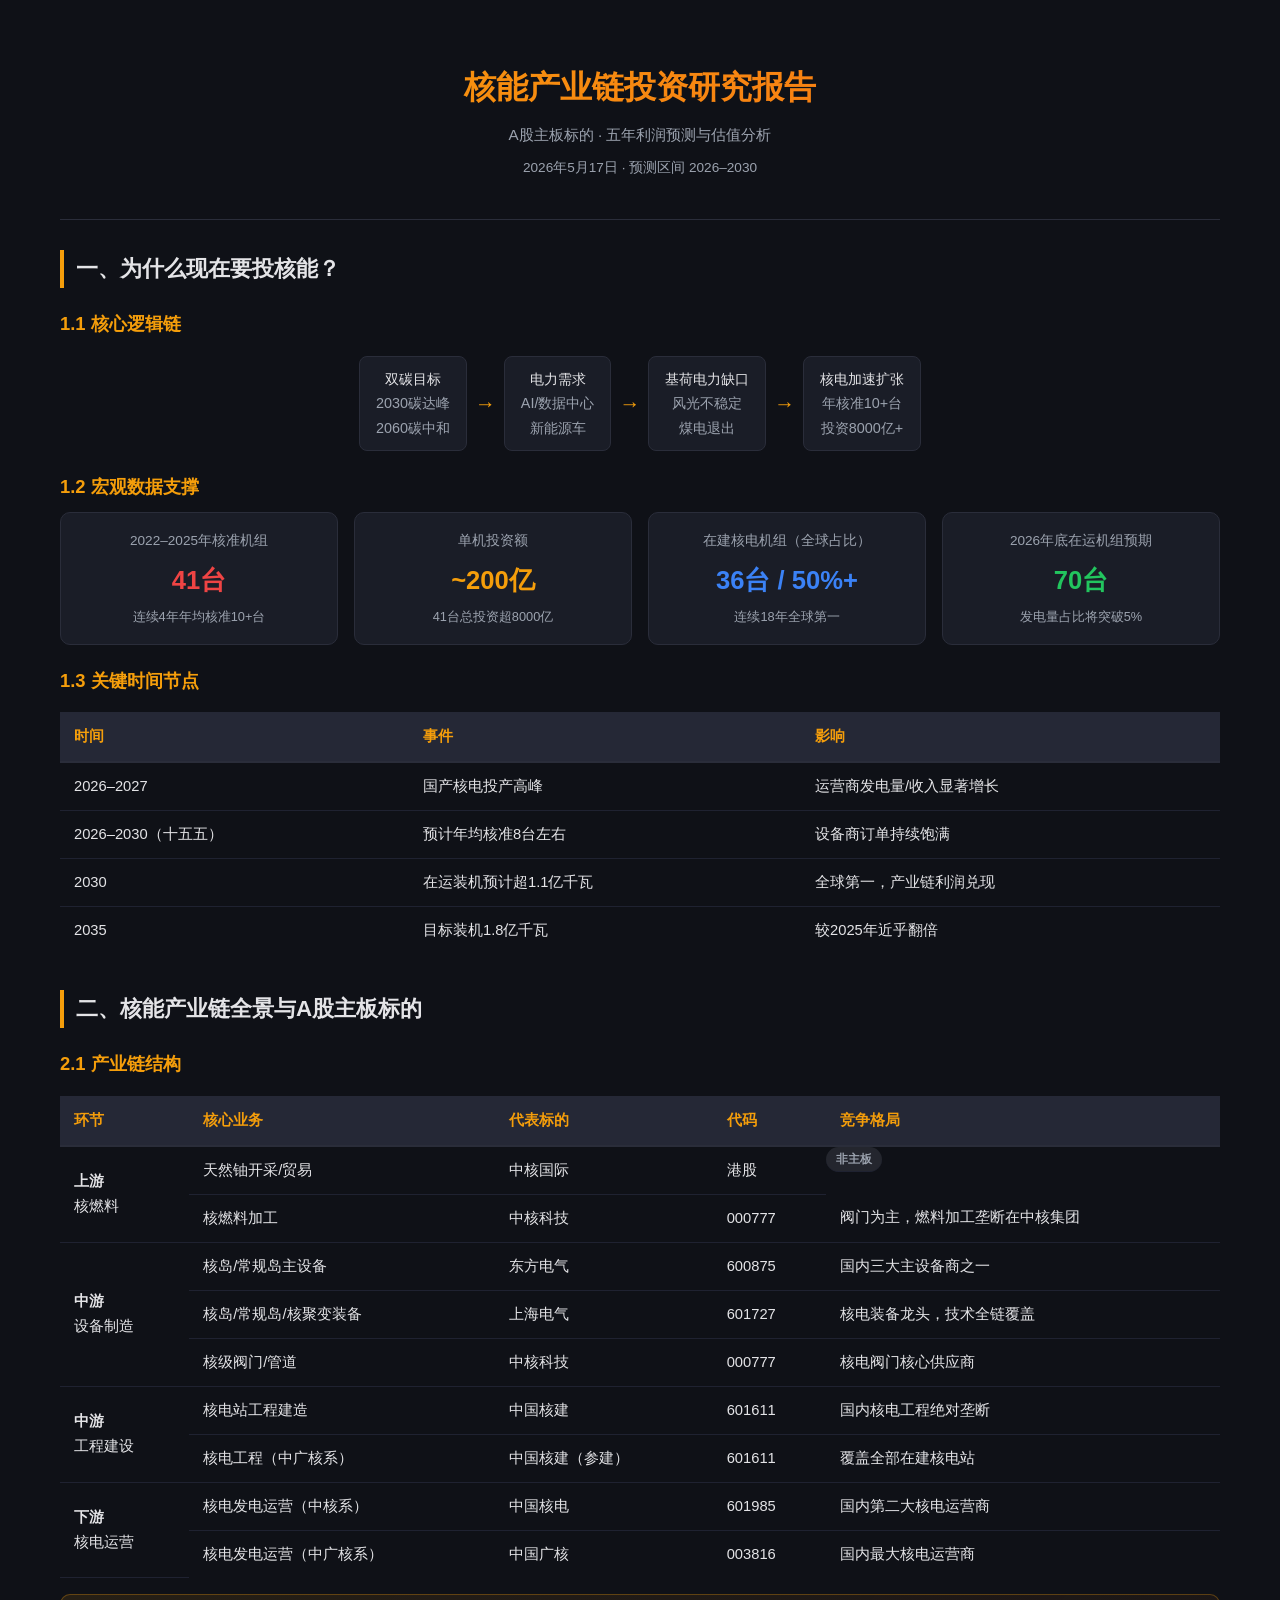
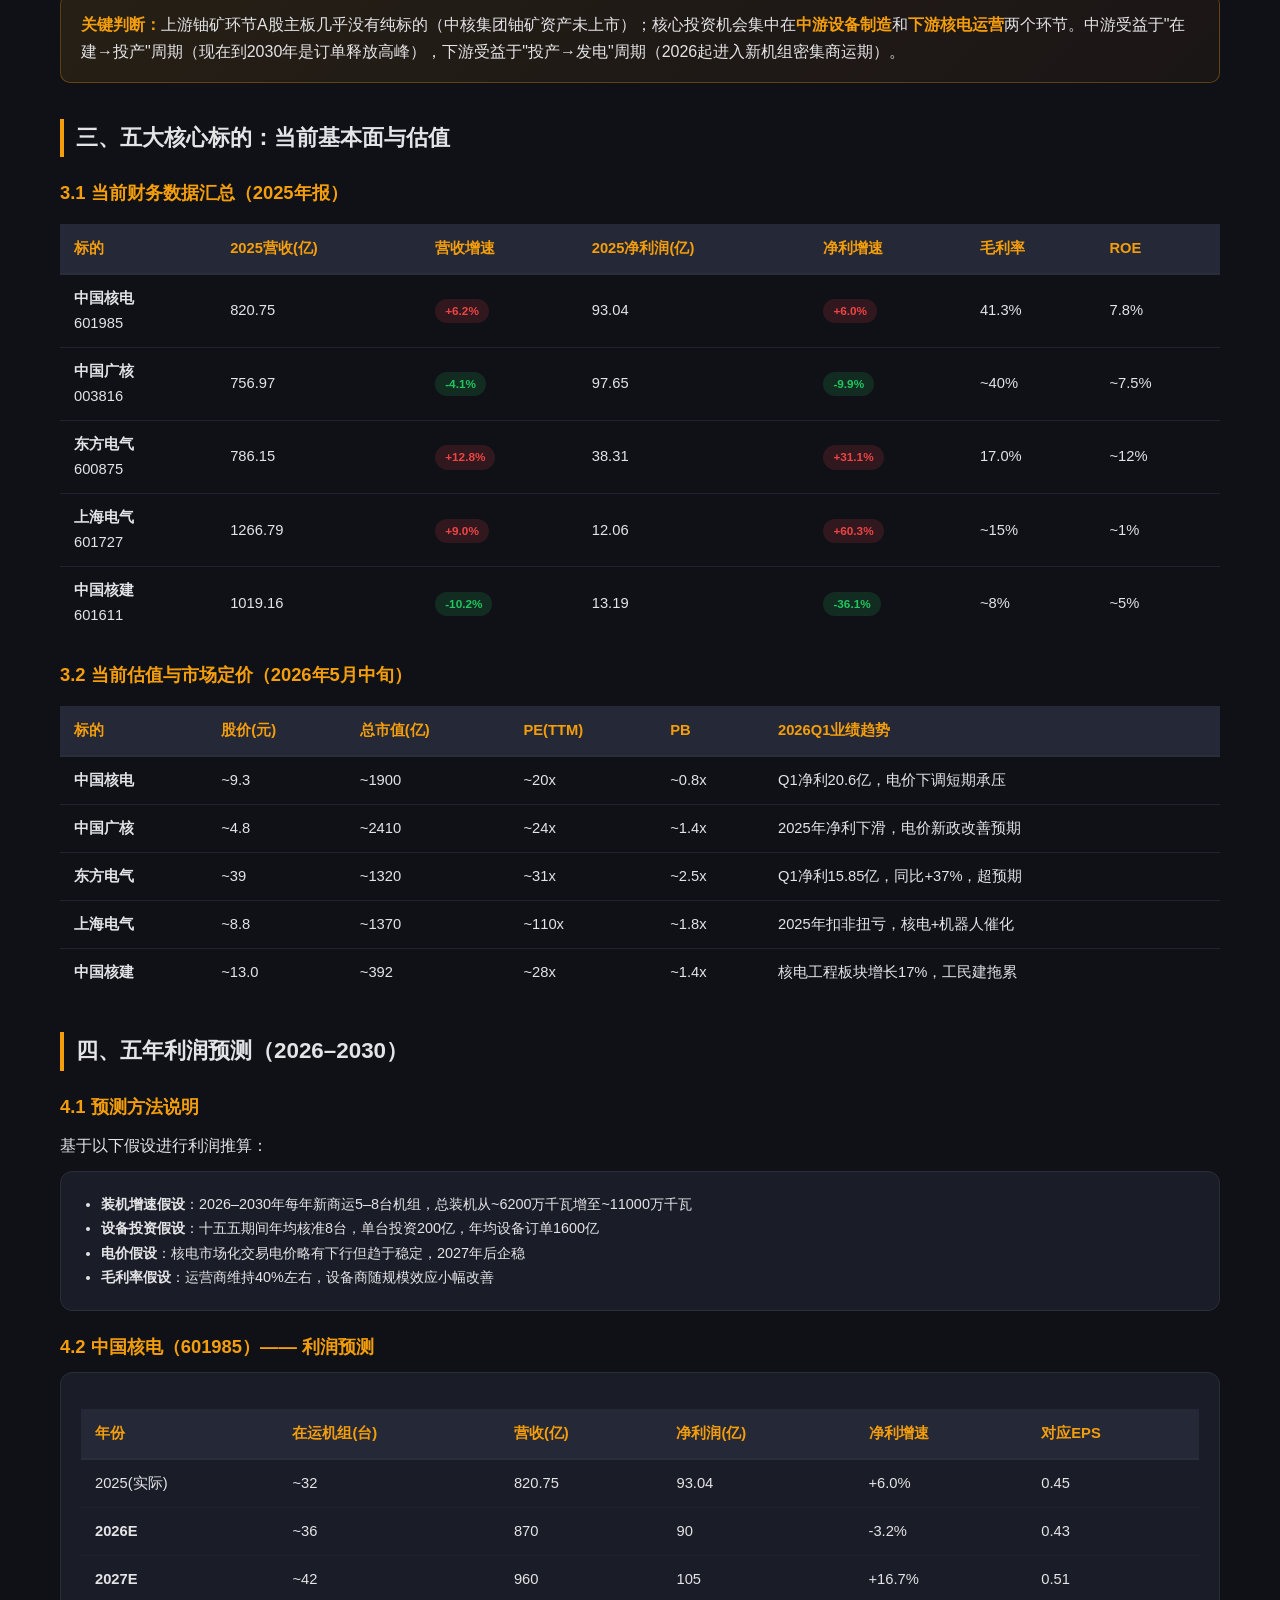
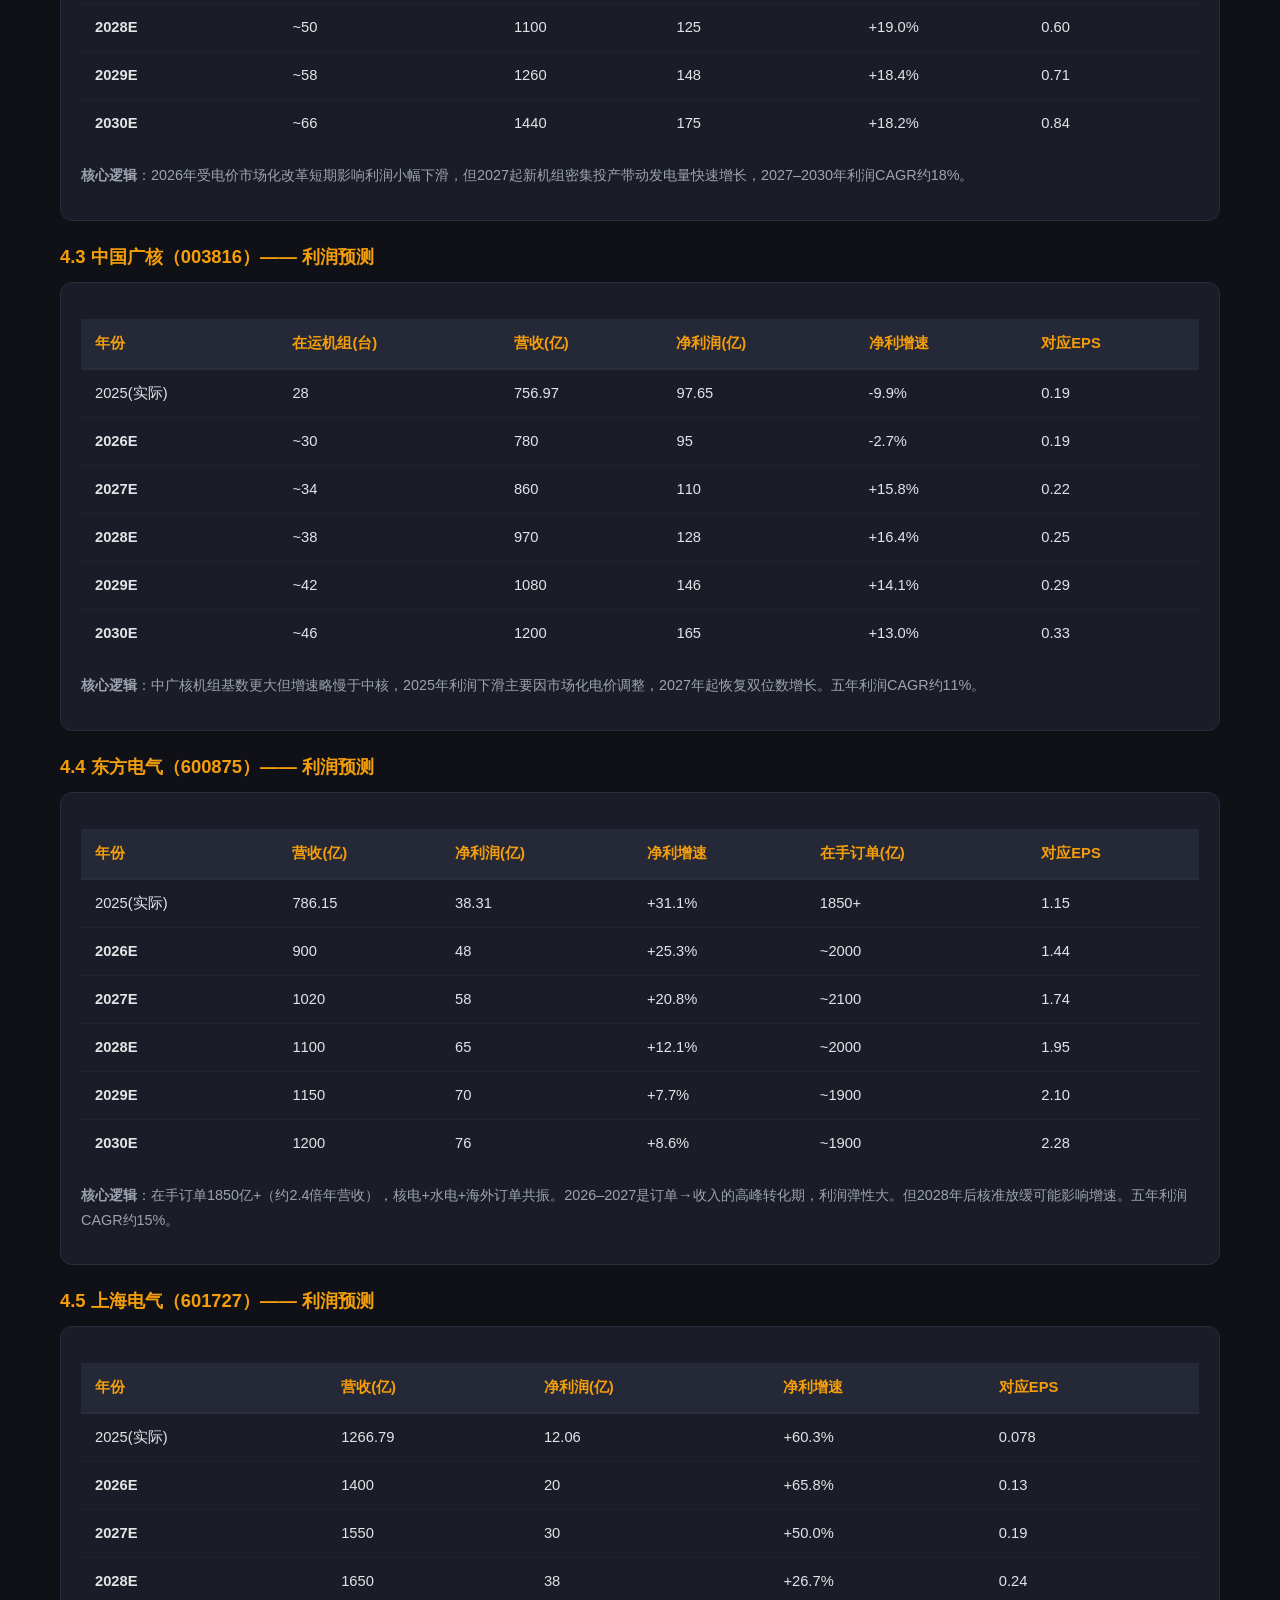
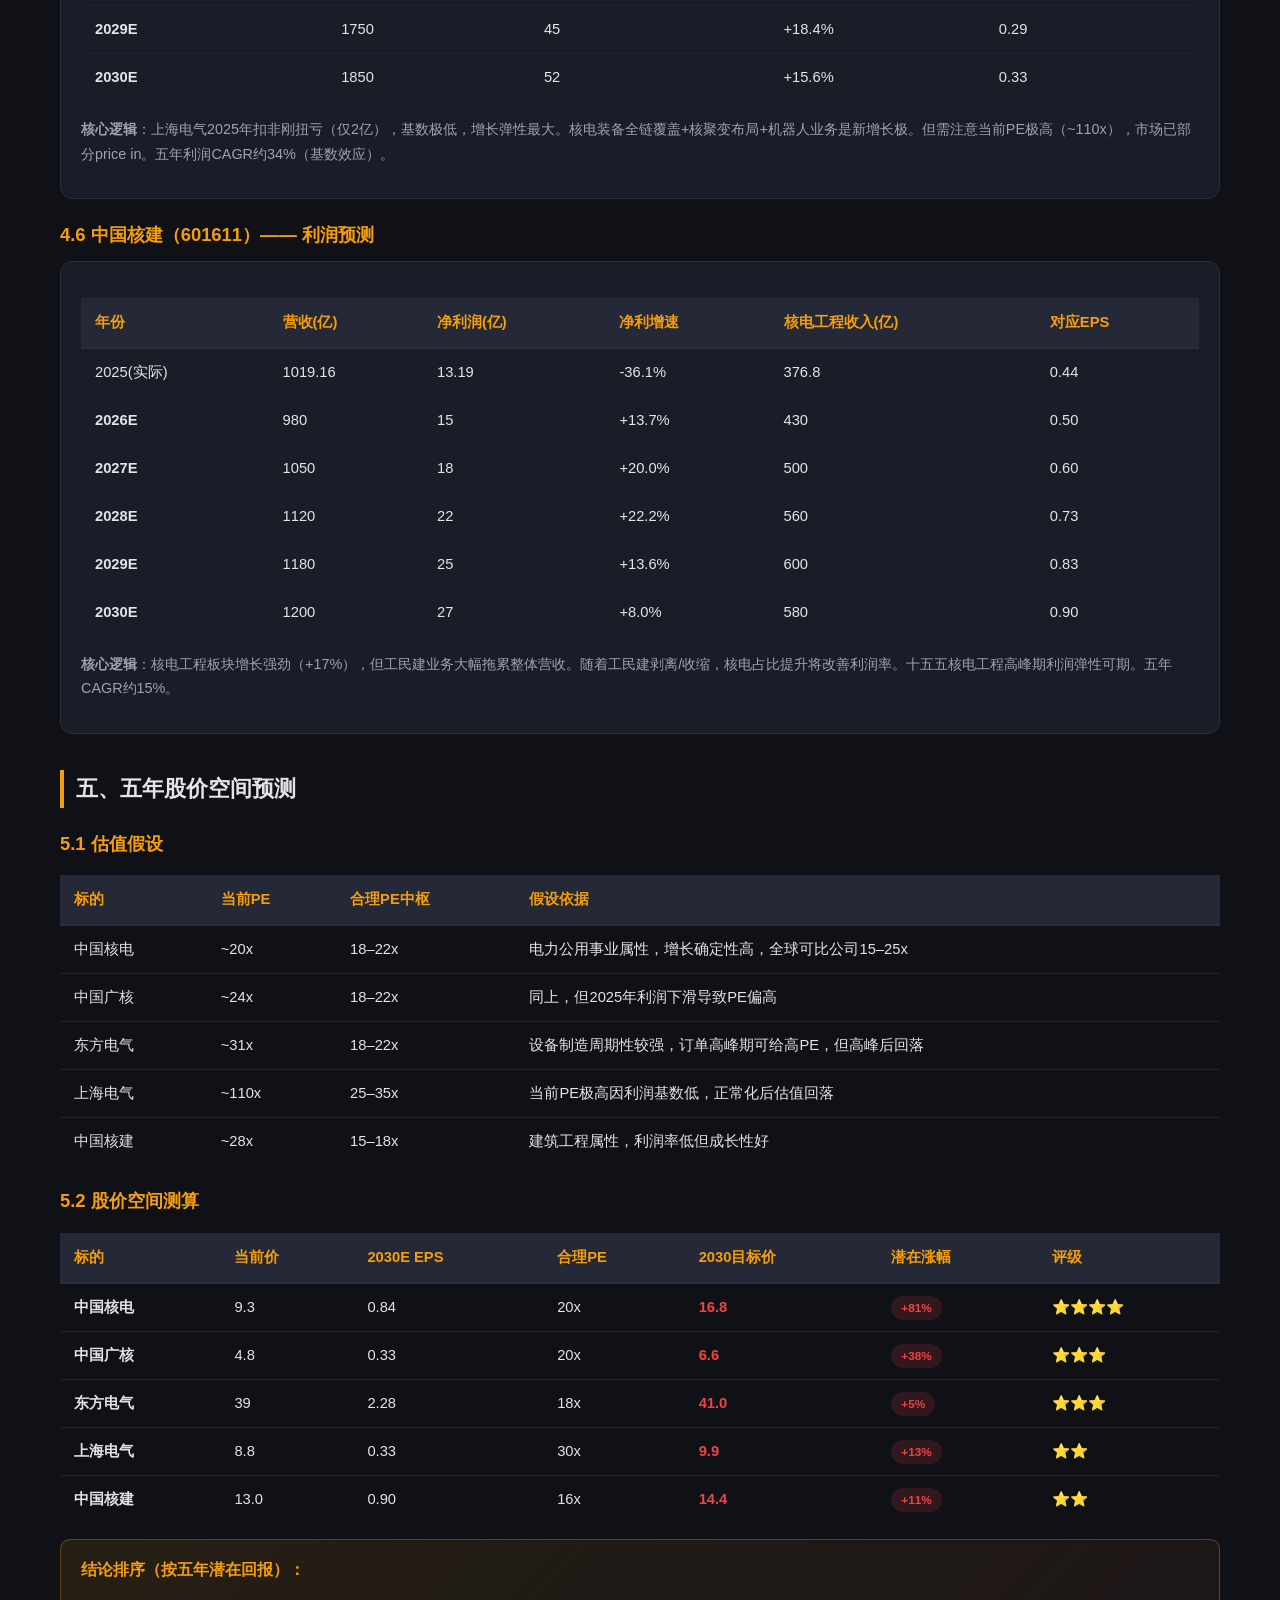
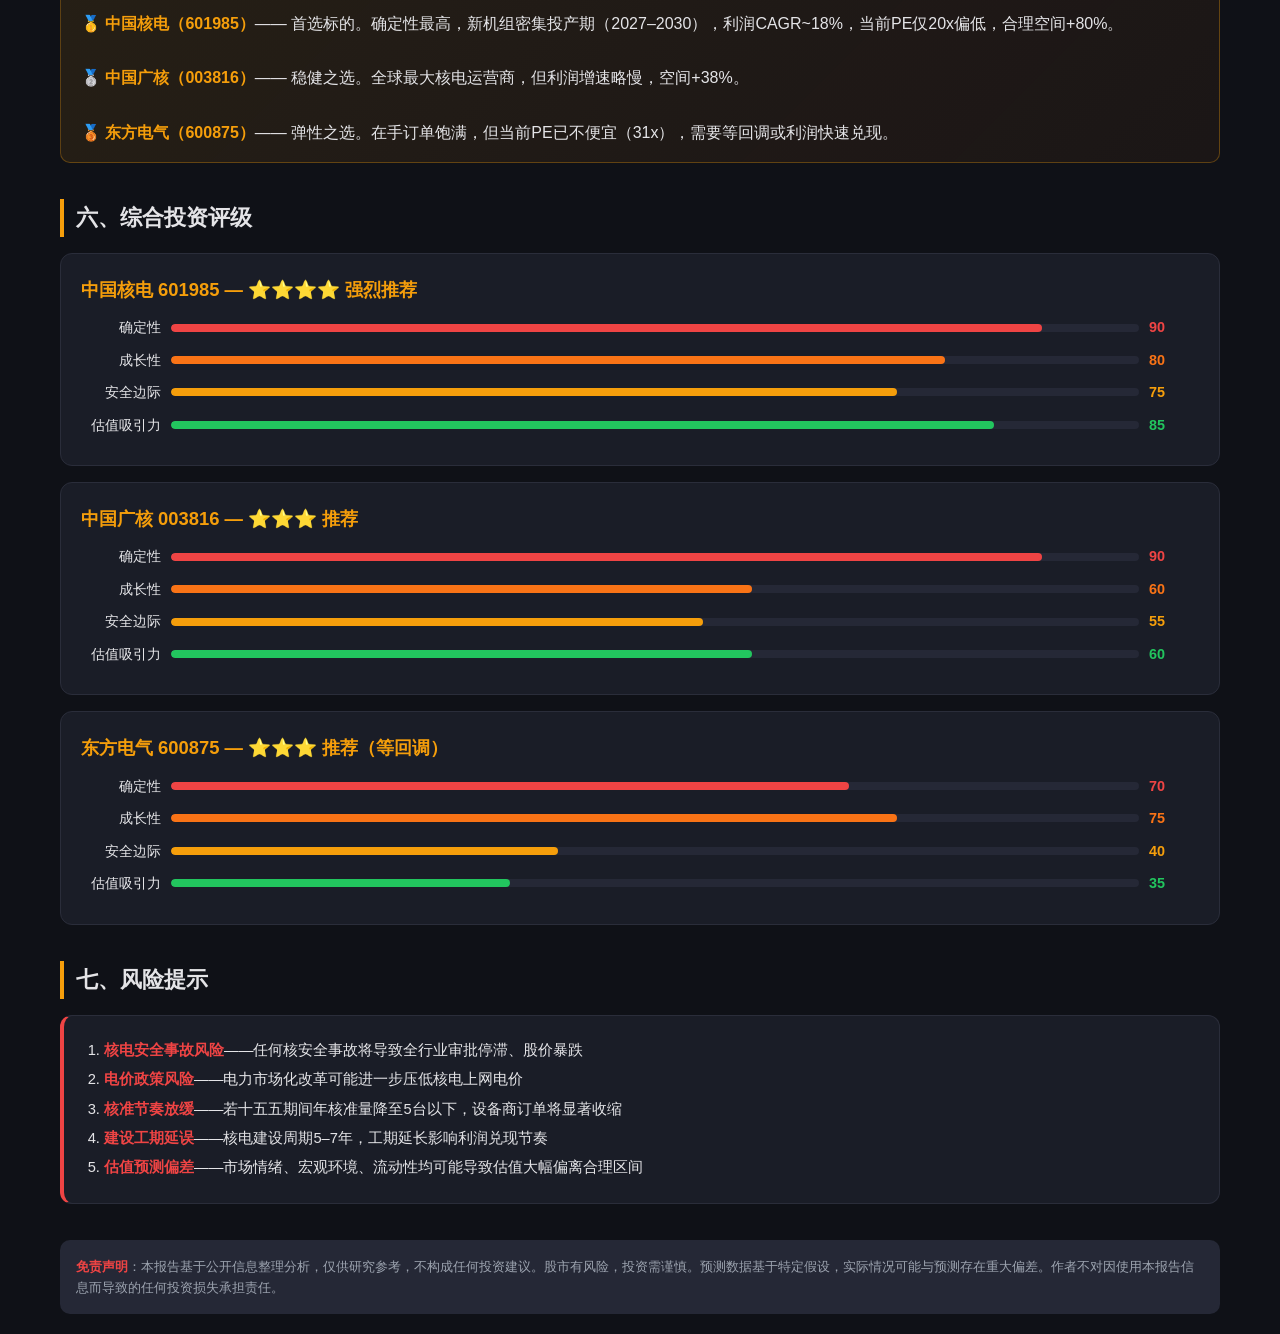
<file: reports/nuclear-003/index.html>
<!DOCTYPE html>
<html lang="zh-CN">
<head>
<meta charset="UTF-8">
<meta name="viewport" content="width=device-width, initial-scale=1.0">
<title>核能产业链投资研究报告 — A股主板5年利润与股价预测</title>
<style>
  :root {
    --bg: #0f1117;
    --card: #1a1d27;
    --card-border: #2a2d3a;
    --text: #e4e4e7;
    --text-muted: #9ca3af;
    --red: #ef4444;
    --green: #22c55e;
    --blue: #3b82f6;
    --yellow: #f59e0b;
    --purple: #a855f7;
    --orange: #f97316;
    --cyan: #06b6d4;
  }
  * { margin:0; padding:0; box-sizing:border-box; }
  body {
    font-family: -apple-system, BlinkMacSystemFont, 'Segoe UI', 'PingFang SC', 'Microsoft YaHei', sans-serif;
    background: var(--bg);
    color: var(--text);
    line-height: 1.7;
    padding: 20px;
    max-width: 1200px;
    margin: 0 auto;
  }
  .header {
    text-align: center;
    padding: 40px 20px;
    border-bottom: 1px solid var(--card-border);
    margin-bottom: 30px;
  }
  .header h1 {
    font-size: 2em;
    font-weight: 700;
    background: linear-gradient(135deg, var(--yellow), var(--orange));
    -webkit-background-clip: text;
    -webkit-text-fill-color: transparent;
    margin-bottom: 8px;
  }
  .header .subtitle { color: var(--text-muted); font-size: 0.95em; }
  .header .date { color: var(--text-muted); font-size: 0.85em; margin-top: 8px; }
  .section { margin-bottom: 36px; }
  .section h2 {
    font-size: 1.4em;
    font-weight: 600;
    margin-bottom: 16px;
    padding-left: 12px;
    border-left: 4px solid var(--yellow);
    color: var(--text);
  }
  .section h3 {
    font-size: 1.15em;
    font-weight: 600;
    margin: 20px 0 10px;
    color: var(--yellow);
  }
  .section p { margin-bottom: 12px; color: var(--text); }
  .card {
    background: var(--card);
    border: 1px solid var(--card-border);
    border-radius: 12px;
    padding: 20px;
    margin-bottom: 16px;
  }
  .card-grid { display: grid; grid-template-columns: repeat(auto-fit, minmax(240px, 1fr)); gap: 16px; }
  .metric-card {
    background: var(--card);
    border: 1px solid var(--card-border);
    border-radius: 10px;
    padding: 16px;
    text-align: center;
  }
  .metric-card .label { font-size: 0.85em; color: var(--text-muted); margin-bottom: 6px; }
  .metric-card .value { font-size: 1.6em; font-weight: 700; }
  .metric-card .sub { font-size: 0.8em; color: var(--text-muted); margin-top: 4px; }
  .red { color: var(--red); }
  .green { color: var(--green); }
  .blue { color: var(--blue); }
  .yellow { color: var(--yellow); }
  .purple { color: var(--purple); }

  table {
    width: 100%;
    border-collapse: collapse;
    margin: 16px 0;
    font-size: 0.92em;
  }
  thead th {
    background: #252836;
    padding: 12px 14px;
    text-align: left;
    font-weight: 600;
    color: var(--yellow);
    border-bottom: 2px solid var(--card-border);
    white-space: nowrap;
  }
  tbody td {
    padding: 11px 14px;
    border-bottom: 1px solid #1f2231;
  }
  tbody tr:hover { background: rgba(255,255,255,0.03); }
  tbody tr:last-child td { border-bottom: none; }

  .tag {
    display: inline-block;
    padding: 2px 10px;
    border-radius: 20px;
    font-size: 0.8em;
    font-weight: 600;
  }
  .tag-up { background: rgba(239,68,68,0.15); color: var(--red); }
  .tag-down { background: rgba(34,197,94,0.15); color: var(--green); }
  .tag-neutral { background: rgba(156,163,175,0.15); color: var(--text-muted); }

  .highlight-box {
    background: linear-gradient(135deg, rgba(245,158,11,0.1), rgba(249,115,22,0.05));
    border: 1px solid rgba(245,158,11,0.3);
    border-radius: 10px;
    padding: 16px 20px;
    margin: 16px 0;
  }
  .highlight-box strong { color: var(--yellow); }

  .logic-chain {
    display: flex;
    align-items: center;
    justify-content: center;
    flex-wrap: wrap;
    gap: 8px;
    margin: 16px 0;
  }
  .logic-step {
    background: var(--card);
    border: 1px solid var(--card-border);
    border-radius: 8px;
    padding: 10px 16px;
    text-align: center;
    font-size: 0.9em;
  }
  .logic-arrow { color: var(--yellow); font-size: 1.3em; }

  .rating-bar {
    display: flex;
    align-items: center;
    gap: 10px;
    margin: 8px 0;
  }
  .rating-label { width: 80px; text-align: right; font-size: 0.9em; }
  .rating-track { flex: 1; height: 8px; background: #252836; border-radius: 4px; overflow: hidden; }
  .rating-fill { height: 100%; border-radius: 4px; }
  .rating-val { width: 50px; font-size: 0.9em; font-weight: 600; }

  .disclaimer {
    background: #252836;
    border-radius: 10px;
    padding: 16px;
    font-size: 0.82em;
    color: var(--text-muted);
    line-height: 1.6;
  }
  .disclaimer strong { color: var(--red); }

  @media (max-width: 600px) {
    body { padding: 12px; }
    .header h1 { font-size: 1.4em; }
    table { font-size: 0.8em; }
    thead th, tbody td { padding: 8px 10px; }
  }
</style>
</head>
<body>

<div class="header">
  <h1>核能产业链投资研究报告</h1>
  <div class="subtitle">A股主板标的 · 五年利润预测与估值分析</div>
  <div class="date">2026年5月17日 · 预测区间 2026–2030</div>
</div>

<!-- ===================== 第一部分：投资逻辑 ===================== -->
<div class="section">
  <h2>一、为什么现在要投核能？</h2>

  <h3>1.1 核心逻辑链</h3>
  <div class="logic-chain">
    <div class="logic-step">双碳目标<br><span style="color:var(--text-muted)">2030碳达峰<br>2060碳中和</span></div>
    <div class="logic-arrow">→</div>
    <div class="logic-step">电力需求<br><span style="color:var(--text-muted)">AI/数据中心<br>新能源车</span></div>
    <div class="logic-arrow">→</div>
    <div class="logic-step">基荷电力缺口<br><span style="color:var(--text-muted)">风光不稳定<br>煤电退出</span></div>
    <div class="logic-arrow">→</div>
    <div class="logic-step">核电加速扩张<br><span style="color:var(--text-muted)">年核准10+台<br>投资8000亿+</span></div>
  </div>

  <h3>1.2 宏观数据支撑</h3>
  <div class="card-grid">
    <div class="metric-card">
      <div class="label">2022–2025年核准机组</div>
      <div class="value red">41台</div>
      <div class="sub">连续4年年均核准10+台</div>
    </div>
    <div class="metric-card">
      <div class="label">单机投资额</div>
      <div class="value yellow">~200亿</div>
      <div class="sub">41台总投资超8000亿</div>
    </div>
    <div class="metric-card">
      <div class="label">在建核电机组（全球占比）</div>
      <div class="value blue">36台 / 50%+</div>
      <div class="sub">连续18年全球第一</div>
    </div>
    <div class="metric-card">
      <div class="label">2026年底在运机组预期</div>
      <div class="value green">70台</div>
      <div class="sub">发电量占比将突破5%</div>
    </div>
  </div>

  <h3>1.3 关键时间节点</h3>
  <table>
    <thead><tr><th>时间</th><th>事件</th><th>影响</th></tr></thead>
    <tbody>
      <tr><td>2026–2027</td><td>国产核电投产高峰</td><td>运营商发电量/收入显著增长</td></tr>
      <tr><td>2026–2030（十五五）</td><td>预计年均核准8台左右</td><td>设备商订单持续饱满</td></tr>
      <tr><td>2030</td><td>在运装机预计超1.1亿千瓦</td><td>全球第一，产业链利润兑现</td></tr>
      <tr><td>2035</td><td>目标装机1.8亿千瓦</td><td>较2025年近乎翻倍</td></tr>
    </tbody>
  </table>
</div>

<!-- ===================== 第二部分：产业链全景 ===================== -->
<div class="section">
  <h2>二、核能产业链全景与A股主板标的</h2>

  <h3>2.1 产业链结构</h3>
  <table>
    <thead><tr><th>环节</th><th>核心业务</th><th>代表标的</th><th>代码</th><th>竞争格局</th></tr></thead>
    <tbody>
      <tr>
        <td rowspan="2"><strong>上游</strong><br>核燃料</td>
        <td>天然铀开采/贸易</td>
        <td>中核国际</td>
        <td>港股</td>
        <td class="tag tag-neutral">非主板</td>
      </tr>
      <tr>
        <td>核燃料加工</td>
        <td>中核科技</td>
        <td>000777</td>
        <td>阀门为主，燃料加工垄断在中核集团</td>
      </tr>
      <tr>
        <td rowspan="3"><strong>中游</strong><br>设备制造</td>
        <td>核岛/常规岛主设备</td>
        <td>东方电气</td>
        <td>600875</td>
        <td>国内三大主设备商之一</td>
      </tr>
      <tr>
        <td>核岛/常规岛/核聚变装备</td>
        <td>上海电气</td>
        <td>601727</td>
        <td>核电装备龙头，技术全链覆盖</td>
      </tr>
      <tr>
        <td>核级阀门/管道</td>
        <td>中核科技</td>
        <td>000777</td>
        <td>核电阀门核心供应商</td>
      </tr>
      <tr>
        <td rowspan="2"><strong>中游</strong><br>工程建设</td>
        <td>核电站工程建造</td>
        <td>中国核建</td>
        <td>601611</td>
        <td>国内核电工程绝对垄断</td>
      </tr>
      <tr>
        <td>核电工程（中广核系）</td>
        <td>中国核建（参建）</td>
        <td>601611</td>
        <td>覆盖全部在建核电站</td>
      </tr>
      <tr>
        <td rowspan="2"><strong>下游</strong><br>核电运营</td>
        <td>核电发电运营（中核系）</td>
        <td>中国核电</td>
        <td>601985</td>
        <td>国内第二大核电运营商</td>
      </tr>
      <tr>
        <td>核电发电运营（中广核系）</td>
        <td>中国广核</td>
        <td>003816</td>
        <td>国内最大核电运营商</td>
      </tr>
    </tbody>
  </table>

  <div class="highlight-box">
    <strong>关键判断：</strong>上游铀矿环节A股主板几乎没有纯标的（中核集团铀矿资产未上市）；核心投资机会集中在<strong>中游设备制造</strong>和<strong>下游核电运营</strong>两个环节。中游受益于"在建→投产"周期（现在到2030年是订单释放高峰），下游受益于"投产→发电"周期（2026起进入新机组密集商运期）。
  </div>
</div>

<!-- ===================== 第三部分：核心标的分析 ===================== -->
<div class="section">
  <h2>三、五大核心标的：当前基本面与估值</h2>

  <h3>3.1 当前财务数据汇总（2025年报）</h3>
  <table>
    <thead>
      <tr>
        <th>标的</th><th>2025营收(亿)</th><th>营收增速</th><th>2025净利润(亿)</th><th>净利增速</th><th>毛利率</th><th>ROE</th>
      </tr>
    </thead>
    <tbody>
      <tr>
        <td><strong>中国核电</strong><br>601985</td>
        <td>820.75</td>
        <td><span class="tag tag-up">+6.2%</span></td>
        <td>93.04</td>
        <td><span class="tag tag-up">+6.0%</span></td>
        <td>41.3%</td>
        <td>7.8%</td>
      </tr>
      <tr>
        <td><strong>中国广核</strong><br>003816</td>
        <td>756.97</td>
        <td><span class="tag tag-down">-4.1%</span></td>
        <td>97.65</td>
        <td><span class="tag tag-down">-9.9%</span></td>
        <td>~40%</td>
        <td>~7.5%</td>
      </tr>
      <tr>
        <td><strong>东方电气</strong><br>600875</td>
        <td>786.15</td>
        <td><span class="tag tag-up">+12.8%</span></td>
        <td>38.31</td>
        <td><span class="tag tag-up">+31.1%</span></td>
        <td>17.0%</td>
        <td>~12%</td>
      </tr>
      <tr>
        <td><strong>上海电气</strong><br>601727</td>
        <td>1266.79</td>
        <td><span class="tag tag-up">+9.0%</span></td>
        <td>12.06</td>
        <td><span class="tag tag-up">+60.3%</span></td>
        <td>~15%</td>
        <td>~1%</td>
      </tr>
      <tr>
        <td><strong>中国核建</strong><br>601611</td>
        <td>1019.16</td>
        <td><span class="tag tag-down">-10.2%</span></td>
        <td>13.19</td>
        <td><span class="tag tag-down">-36.1%</span></td>
        <td>~8%</td>
        <td>~5%</td>
      </tr>
    </tbody>
  </table>

  <h3>3.2 当前估值与市场定价（2026年5月中旬）</h3>
  <table>
    <thead>
      <tr><th>标的</th><th>股价(元)</th><th>总市值(亿)</th><th>PE(TTM)</th><th>PB</th><th>2026Q1业绩趋势</th></tr>
    </thead>
    <tbody>
      <tr>
        <td><strong>中国核电</strong></td>
        <td>~9.3</td>
        <td>~1900</td>
        <td>~20x</td>
        <td>~0.8x</td>
        <td>Q1净利20.6亿，电价下调短期承压</td>
      </tr>
      <tr>
        <td><strong>中国广核</strong></td>
        <td>~4.8</td>
        <td>~2410</td>
        <td>~24x</td>
        <td>~1.4x</td>
        <td>2025年净利下滑，电价新政改善预期</td>
      </tr>
      <tr>
        <td><strong>东方电气</strong></td>
        <td>~39</td>
        <td>~1320</td>
        <td>~31x</td>
        <td>~2.5x</td>
        <td>Q1净利15.85亿，同比+37%，超预期</td>
      </tr>
      <tr>
        <td><strong>上海电气</strong></td>
        <td>~8.8</td>
        <td>~1370</td>
        <td>~110x</td>
        <td>~1.8x</td>
        <td>2025年扣非扭亏，核电+机器人催化</td>
      </tr>
      <tr>
        <td><strong>中国核建</strong></td>
        <td>~13.0</td>
        <td>~392</td>
        <td>~28x</td>
        <td>~1.4x</td>
        <td>核电工程板块增长17%，工民建拖累</td>
      </tr>
    </tbody>
  </table>
</div>

<!-- ===================== 第四部分：五年利润预测 ===================== -->
<div class="section">
  <h2>四、五年利润预测（2026–2030）</h2>

  <h3>4.1 预测方法说明</h3>
  <p>基于以下假设进行利润推算：</p>
  <div class="card" style="font-size:0.9em;">
    <ul style="padding-left:20px;">
      <li><strong>装机增速假设</strong>：2026–2030年每年新商运5–8台机组，总装机从~6200万千瓦增至~11000万千瓦</li>
      <li><strong>设备投资假设</strong>：十五五期间年均核准8台，单台投资200亿，年均设备订单1600亿</li>
      <li><strong>电价假设</strong>：核电市场化交易电价略有下行但趋于稳定，2027年后企稳</li>
      <li><strong>毛利率假设</strong>：运营商维持40%左右，设备商随规模效应小幅改善</li>
    </ul>
  </div>

  <h3>4.2 中国核电（601985）—— 利润预测</h3>
  <div class="card">
    <table>
      <thead><tr><th>年份</th><th>在运机组(台)</th><th>营收(亿)</th><th>净利润(亿)</th><th>净利增速</th><th>对应EPS</th></tr></thead>
      <tbody>
        <tr><td>2025(实际)</td><td>~32</td><td>820.75</td><td>93.04</td><td>+6.0%</td><td>0.45</td></tr>
        <tr><td><strong>2026E</strong></td><td>~36</td><td>870</td><td>90</td><td>-3.2%</td><td>0.43</td></tr>
        <tr><td><strong>2027E</strong></td><td>~42</td><td>960</td><td>105</td><td>+16.7%</td><td>0.51</td></tr>
        <tr><td><strong>2028E</strong></td><td>~50</td><td>1100</td><td>125</td><td>+19.0%</td><td>0.60</td></tr>
        <tr><td><strong>2029E</strong></td><td>~58</td><td>1260</td><td>148</td><td>+18.4%</td><td>0.71</td></tr>
        <tr><td><strong>2030E</strong></td><td>~66</td><td>1440</td><td>175</td><td>+18.2%</td><td>0.84</td></tr>
      </tbody>
    </table>
    <p style="margin-top:12px;font-size:0.9em;color:var(--text-muted);">
      <strong>核心逻辑</strong>：2026年受电价市场化改革短期影响利润小幅下滑，但2027起新机组密集投产带动发电量快速增长，2027–2030年利润CAGR约18%。
    </p>
  </div>

  <h3>4.3 中国广核（003816）—— 利润预测</h3>
  <div class="card">
    <table>
      <thead><tr><th>年份</th><th>在运机组(台)</th><th>营收(亿)</th><th>净利润(亿)</th><th>净利增速</th><th>对应EPS</th></tr></thead>
      <tbody>
        <tr><td>2025(实际)</td><td>28</td><td>756.97</td><td>97.65</td><td>-9.9%</td><td>0.19</td></tr>
        <tr><td><strong>2026E</strong></td><td>~30</td><td>780</td><td>95</td><td>-2.7%</td><td>0.19</td></tr>
        <tr><td><strong>2027E</strong></td><td>~34</td><td>860</td><td>110</td><td>+15.8%</td><td>0.22</td></tr>
        <tr><td><strong>2028E</strong></td><td>~38</td><td>970</td><td>128</td><td>+16.4%</td><td>0.25</td></tr>
        <tr><td><strong>2029E</strong></td><td>~42</td><td>1080</td><td>146</td><td>+14.1%</td><td>0.29</td></tr>
        <tr><td><strong>2030E</strong></td><td>~46</td><td>1200</td><td>165</td><td>+13.0%</td><td>0.33</td></tr>
      </tbody>
    </table>
    <p style="margin-top:12px;font-size:0.9em;color:var(--text-muted);">
      <strong>核心逻辑</strong>：中广核机组基数更大但增速略慢于中核，2025年利润下滑主要因市场化电价调整，2027年起恢复双位数增长。五年利润CAGR约11%。
    </p>
  </div>

  <h3>4.4 东方电气（600875）—— 利润预测</h3>
  <div class="card">
    <table>
      <thead><tr><th>年份</th><th>营收(亿)</th><th>净利润(亿)</th><th>净利增速</th><th>在手订单(亿)</th><th>对应EPS</th></tr></thead>
      <tbody>
        <tr><td>2025(实际)</td><td>786.15</td><td>38.31</td><td>+31.1%</td><td>1850+</td><td>1.15</td></tr>
        <tr><td><strong>2026E</strong></td><td>900</td><td>48</td><td>+25.3%</td><td>~2000</td><td>1.44</td></tr>
        <tr><td><strong>2027E</strong></td><td>1020</td><td>58</td><td>+20.8%</td><td>~2100</td><td>1.74</td></tr>
        <tr><td><strong>2028E</strong></td><td>1100</td><td>65</td><td>+12.1%</td><td>~2000</td><td>1.95</td></tr>
        <tr><td><strong>2029E</strong></td><td>1150</td><td>70</td><td>+7.7%</td><td>~1900</td><td>2.10</td></tr>
        <tr><td><strong>2030E</strong></td><td>1200</td><td>76</td><td>+8.6%</td><td>~1900</td><td>2.28</td></tr>
      </tbody>
    </table>
    <p style="margin-top:12px;font-size:0.9em;color:var(--text-muted);">
      <strong>核心逻辑</strong>：在手订单1850亿+（约2.4倍年营收），核电+水电+海外订单共振。2026–2027是订单→收入的高峰转化期，利润弹性大。但2028年后核准放缓可能影响增速。五年利润CAGR约15%。
    </p>
  </div>

  <h3>4.5 上海电气（601727）—— 利润预测</h3>
  <div class="card">
    <table>
      <thead><tr><th>年份</th><th>营收(亿)</th><th>净利润(亿)</th><th>净利增速</th><th>对应EPS</th></tr></thead>
      <tbody>
        <tr><td>2025(实际)</td><td>1266.79</td><td>12.06</td><td>+60.3%</td><td>0.078</td></tr>
        <tr><td><strong>2026E</strong></td><td>1400</td><td>20</td><td>+65.8%</td><td>0.13</td></tr>
        <tr><td><strong>2027E</strong></td><td>1550</td><td>30</td><td>+50.0%</td><td>0.19</td></tr>
        <tr><td><strong>2028E</strong></td><td>1650</td><td>38</td><td>+26.7%</td><td>0.24</td></tr>
        <tr><td><strong>2029E</strong></td><td>1750</td><td>45</td><td>+18.4%</td><td>0.29</td></tr>
        <tr><td><strong>2030E</strong></td><td>1850</td><td>52</td><td>+15.6%</td><td>0.33</td></tr>
      </tbody>
    </table>
    <p style="margin-top:12px;font-size:0.9em;color:var(--text-muted);">
      <strong>核心逻辑</strong>：上海电气2025年扣非刚扭亏（仅2亿），基数极低，增长弹性最大。核电装备全链覆盖+核聚变布局+机器人业务是新增长极。但需注意当前PE极高（~110x），市场已部分price in。五年利润CAGR约34%（基数效应）。
    </p>
  </div>

  <h3>4.6 中国核建（601611）—— 利润预测</h3>
  <div class="card">
    <table>
      <thead><tr><th>年份</th><th>营收(亿)</th><th>净利润(亿)</th><th>净利增速</th><th>核电工程收入(亿)</th><th>对应EPS</th></tr></thead>
      <tbody>
        <tr><td>2025(实际)</td><td>1019.16</td><td>13.19</td><td>-36.1%</td><td>376.8</td><td>0.44</td></tr>
        <tr><td><strong>2026E</strong></td><td>980</td><td>15</td><td>+13.7%</td><td>430</td><td>0.50</td></tr>
        <tr><td><strong>2027E</strong></td><td>1050</td><td>18</td><td>+20.0%</td><td>500</td><td>0.60</td></tr>
        <tr><td><strong>2028E</strong></td><td>1120</td><td>22</td><td>+22.2%</td><td>560</td><td>0.73</td></tr>
        <tr><td><strong>2029E</strong></td><td>1180</td><td>25</td><td>+13.6%</td><td>600</td><td>0.83</td></tr>
        <tr><td><strong>2030E</strong></td><td>1200</td><td>27</td><td>+8.0%</td><td>580</td><td>0.90</td></tr>
      </tbody>
    </table>
    <p style="margin-top:12px;font-size:0.9em;color:var(--text-muted);">
      <strong>核心逻辑</strong>：核电工程板块增长强劲（+17%），但工民建业务大幅拖累整体营收。随着工民建剥离/收缩，核电占比提升将改善利润率。十五五核电工程高峰期利润弹性可期。五年CAGR约15%。
    </p>
  </div>
</div>

<!-- ===================== 第五部分：股价空间预测 ===================== -->
<div class="section">
  <h2>五、五年股价空间预测</h2>

  <h3>5.1 估值假设</h3>
  <table>
    <thead><tr><th>标的</th><th>当前PE</th><th>合理PE中枢</th><th>假设依据</th></tr></thead>
    <tbody>
      <tr><td>中国核电</td><td>~20x</td><td>18–22x</td><td>电力公用事业属性，增长确定性高，全球可比公司15–25x</td></tr>
      <tr><td>中国广核</td><td>~24x</td><td>18–22x</td><td>同上，但2025年利润下滑导致PE偏高</td></tr>
      <tr><td>东方电气</td><td>~31x</td><td>18–22x</td><td>设备制造周期性较强，订单高峰期可给高PE，但高峰后回落</td></tr>
      <tr><td>上海电气</td><td>~110x</td><td>25–35x</td><td>当前PE极高因利润基数低，正常化后估值回落</td></tr>
      <tr><td>中国核建</td><td>~28x</td><td>15–18x</td><td>建筑工程属性，利润率低但成长性好</td></tr>
    </tbody>
  </table>

  <h3>5.2 股价空间测算</h3>
  <table>
    <thead><tr><th>标的</th><th>当前价</th><th>2030E EPS</th><th>合理PE</th><th>2030目标价</th><th>潜在涨幅</th><th>评级</th></tr></thead>
    <tbody>
      <tr>
        <td><strong>中国核电</strong></td>
        <td>9.3</td>
        <td>0.84</td>
        <td>20x</td>
        <td><strong class="red">16.8</strong></td>
        <td><span class="tag tag-up">+81%</span></td>
        <td>⭐⭐⭐⭐</td>
      </tr>
      <tr>
        <td><strong>中国广核</strong></td>
        <td>4.8</td>
        <td>0.33</td>
        <td>20x</td>
        <td><strong class="red">6.6</strong></td>
        <td><span class="tag tag-up">+38%</span></td>
        <td>⭐⭐⭐</td>
      </tr>
      <tr>
        <td><strong>东方电气</strong></td>
        <td>39</td>
        <td>2.28</td>
        <td>18x</td>
        <td><strong class="red">41.0</strong></td>
        <td><span class="tag tag-up">+5%</span></td>
        <td>⭐⭐⭐</td>
      </tr>
      <tr>
        <td><strong>上海电气</strong></td>
        <td>8.8</td>
        <td>0.33</td>
        <td>30x</td>
        <td><strong class="red">9.9</strong></td>
        <td><span class="tag tag-up">+13%</span></td>
        <td>⭐⭐</td>
      </tr>
      <tr>
        <td><strong>中国核建</strong></td>
        <td>13.0</td>
        <td>0.90</td>
        <td>16x</td>
        <td><strong class="red">14.4</strong></td>
        <td><span class="tag tag-up">+11%</span></td>
        <td>⭐⭐</td>
      </tr>
    </tbody>
  </table>

  <div class="highlight-box">
    <strong>结论排序（按五年潜在回报）：</strong><br><br>
    🥇 <strong>中国核电（601985）</strong>—— 首选标的。确定性最高，新机组密集投产期（2027–2030），利润CAGR~18%，当前PE仅20x偏低，合理空间+80%。<br><br>
    🥈 <strong>中国广核（003816）</strong>—— 稳健之选。全球最大核电运营商，但利润增速略慢，空间+38%。<br><br>
    🥉 <strong>东方电气（600875）</strong>—— 弹性之选。在手订单饱满，但当前PE已不便宜（31x），需要等回调或利润快速兑现。
  </div>
</div>

<!-- ===================== 第六部分：投资评级雷达 ===================== -->
<div class="section">
  <h2>六、综合投资评级</h2>

  <div class="card">
    <h3 style="margin-top:0;">中国核电 601985 — ⭐⭐⭐⭐ 强烈推荐</h3>
    <div class="rating-bar"><span class="rating-label">确定性</span><div class="rating-track"><div class="rating-fill" style="width:90%;background:var(--red);"></div></div><span class="rating-val red">90</span></div>
    <div class="rating-bar"><span class="rating-label">成长性</span><div class="rating-track"><div class="rating-fill" style="width:80%;background:var(--orange);"></div></div><span class="rating-val" style="color:var(--orange)">80</span></div>
    <div class="rating-bar"><span class="rating-label">安全边际</span><div class="rating-track"><div class="rating-fill" style="width:75%;background:var(--yellow);"></div></div><span class="rating-val yellow">75</span></div>
    <div class="rating-bar"><span class="rating-label">估值吸引力</span><div class="rating-track"><div class="rating-fill" style="width:85%;background:var(--green);"></div></div><span class="rating-val green">85</span></div>
  </div>

  <div class="card">
    <h3 style="margin-top:0;">中国广核 003816 — ⭐⭐⭐ 推荐</h3>
    <div class="rating-bar"><span class="rating-label">确定性</span><div class="rating-track"><div class="rating-fill" style="width:90%;background:var(--red);"></div></div><span class="rating-val red">90</span></div>
    <div class="rating-bar"><span class="rating-label">成长性</span><div class="rating-track"><div class="rating-fill" style="width:60%;background:var(--orange);"></div></div><span class="rating-val" style="color:var(--orange)">60</span></div>
    <div class="rating-bar"><span class="rating-label">安全边际</span><div class="rating-track"><div class="rating-fill" style="width:55%;background:var(--yellow);"></div></div><span class="rating-val yellow">55</span></div>
    <div class="rating-bar"><span class="rating-label">估值吸引力</span><div class="rating-track"><div class="rating-fill" style="width:60%;background:var(--green);"></div></div><span class="rating-val green">60</span></div>
  </div>

  <div class="card">
    <h3 style="margin-top:0;">东方电气 600875 — ⭐⭐⭐ 推荐（等回调）</h3>
    <div class="rating-bar"><span class="rating-label">确定性</span><div class="rating-track"><div class="rating-fill" style="width:70%;background:var(--red);"></div></div><span class="rating-val red">70</span></div>
    <div class="rating-bar"><span class="rating-label">成长性</span><div class="rating-track"><div class="rating-fill" style="width:75%;background:var(--orange);"></div></div><span class="rating-val" style="color:var(--orange)">75</span></div>
    <div class="rating-bar"><span class="rating-label">安全边际</span><div class="rating-track"><div class="rating-fill" style="width:40%;background:var(--yellow);"></div></div><span class="rating-val yellow">40</span></div>
    <div class="rating-bar"><span class="rating-label">估值吸引力</span><div class="rating-track"><div class="rating-fill" style="width:35%;background:var(--green);"></div></div><span class="rating-val green">35</span></div>
  </div>
</div>

<!-- ===================== 第七部分：风险提示 ===================== -->
<div class="section">
  <h2>七、风险提示</h2>
  <div class="card" style="border-left:4px solid var(--red);">
    <ol style="padding-left:20px;font-size:0.92em;line-height:2;">
      <li><strong style="color:var(--red)">核电安全事故风险</strong>——任何核安全事故将导致全行业审批停滞、股价暴跌</li>
      <li><strong style="color:var(--red)">电价政策风险</strong>——电力市场化改革可能进一步压低核电上网电价</li>
      <li><strong style="color:var(--red)">核准节奏放缓</strong>——若十五五期间年核准量降至5台以下，设备商订单将显著收缩</li>
      <li><strong style="color:var(--red)">建设工期延误</strong>——核电建设周期5–7年，工期延长影响利润兑现节奏</li>
      <li><strong style="color:var(--red)">估值预测偏差</strong>——市场情绪、宏观环境、流动性均可能导致估值大幅偏离合理区间</li>
    </ol>
  </div>
</div>

<!-- ===================== 免责声明 ===================== -->
<div class="disclaimer">
  <strong>免责声明</strong>：本报告基于公开信息整理分析，仅供研究参考，不构成任何投资建议。股市有风险，投资需谨慎。预测数据基于特定假设，实际情况可能与预测存在重大偏差。作者不对因使用本报告信息而导致的任何投资损失承担责任。
</div>

</body>
</html>
</file>
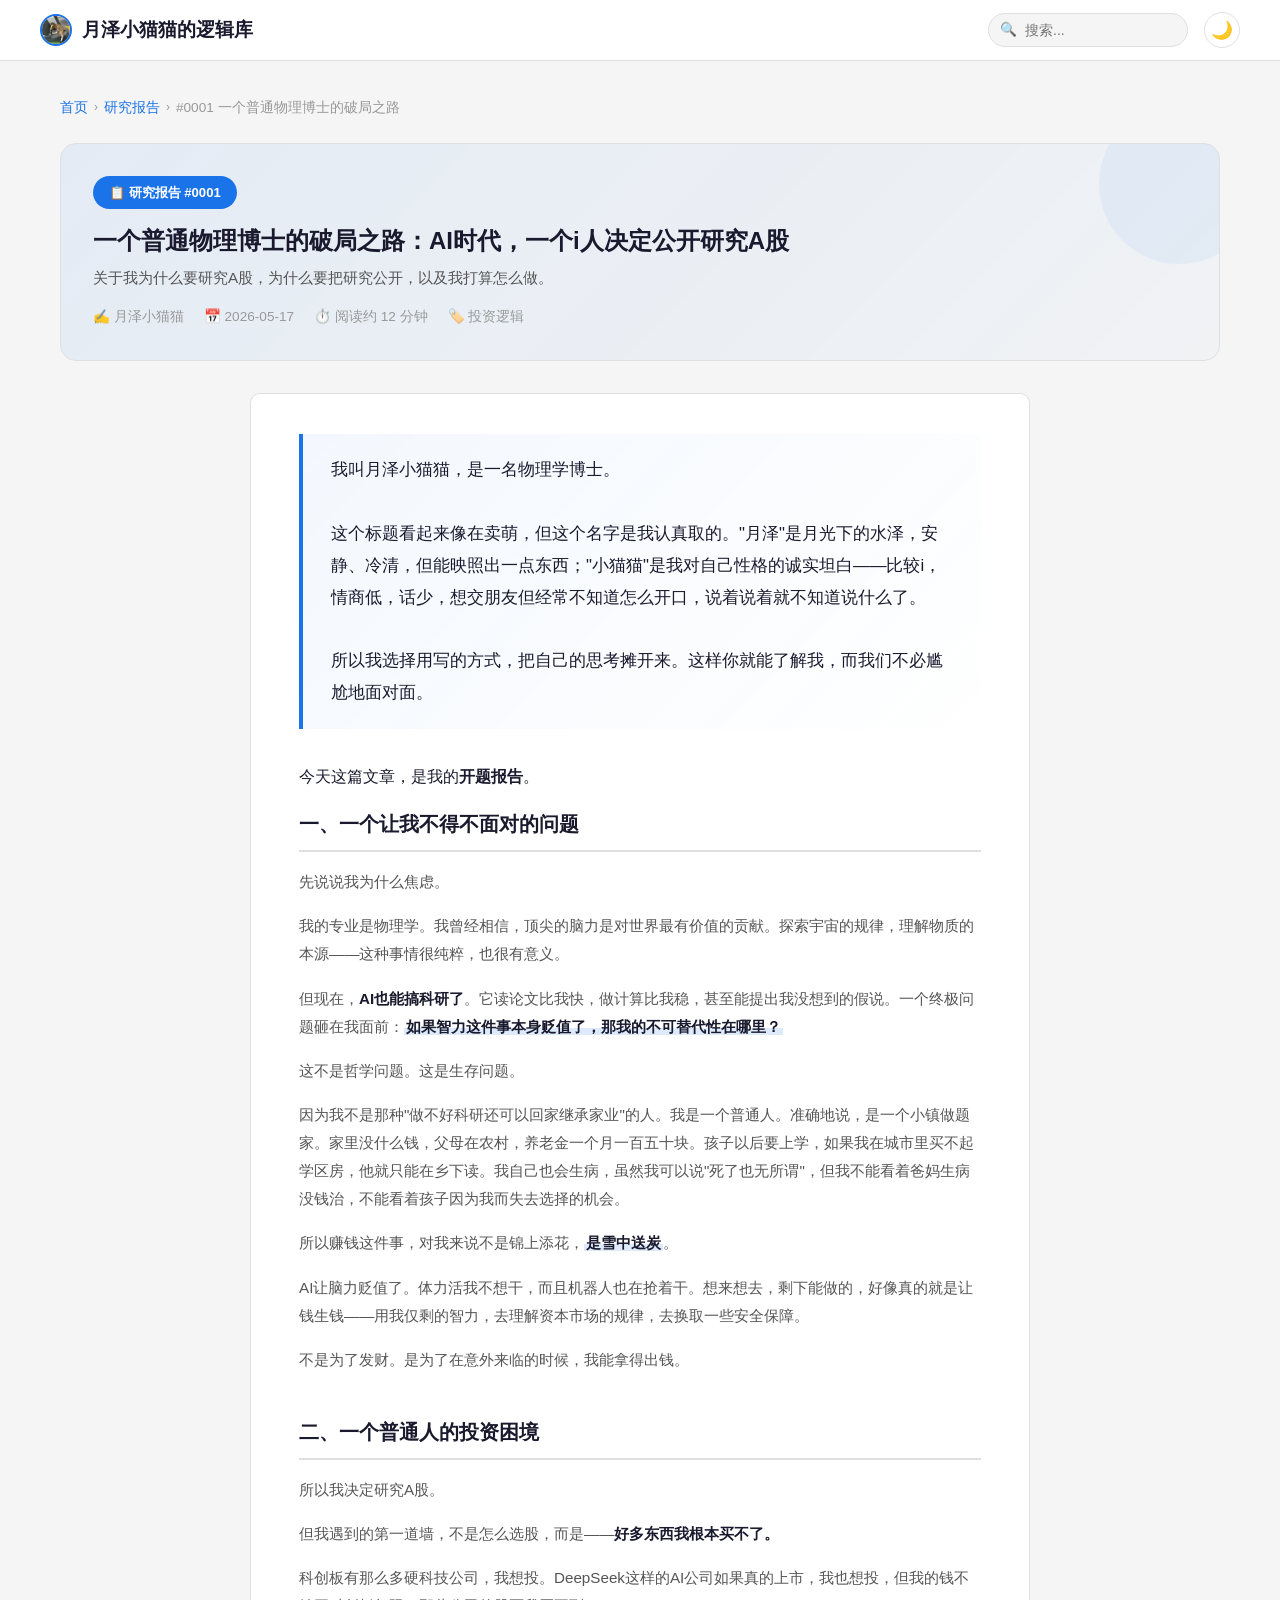
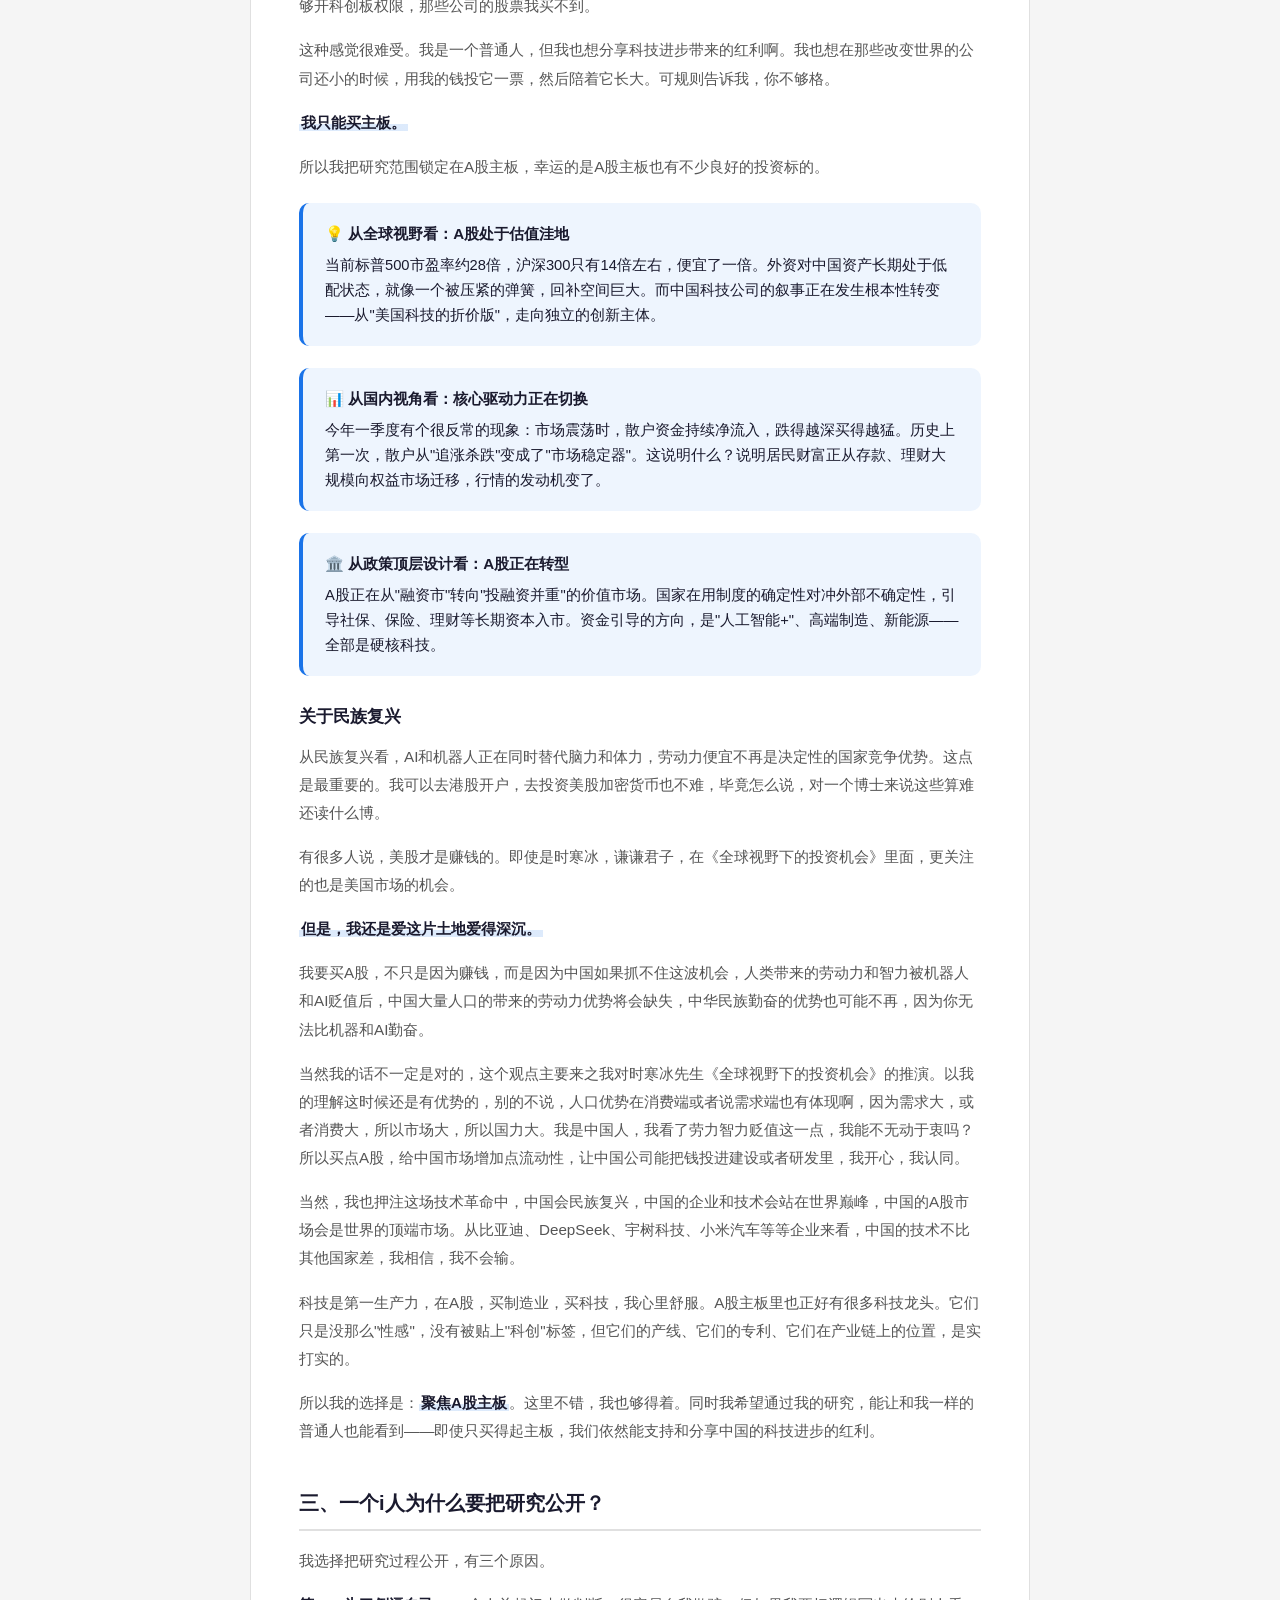
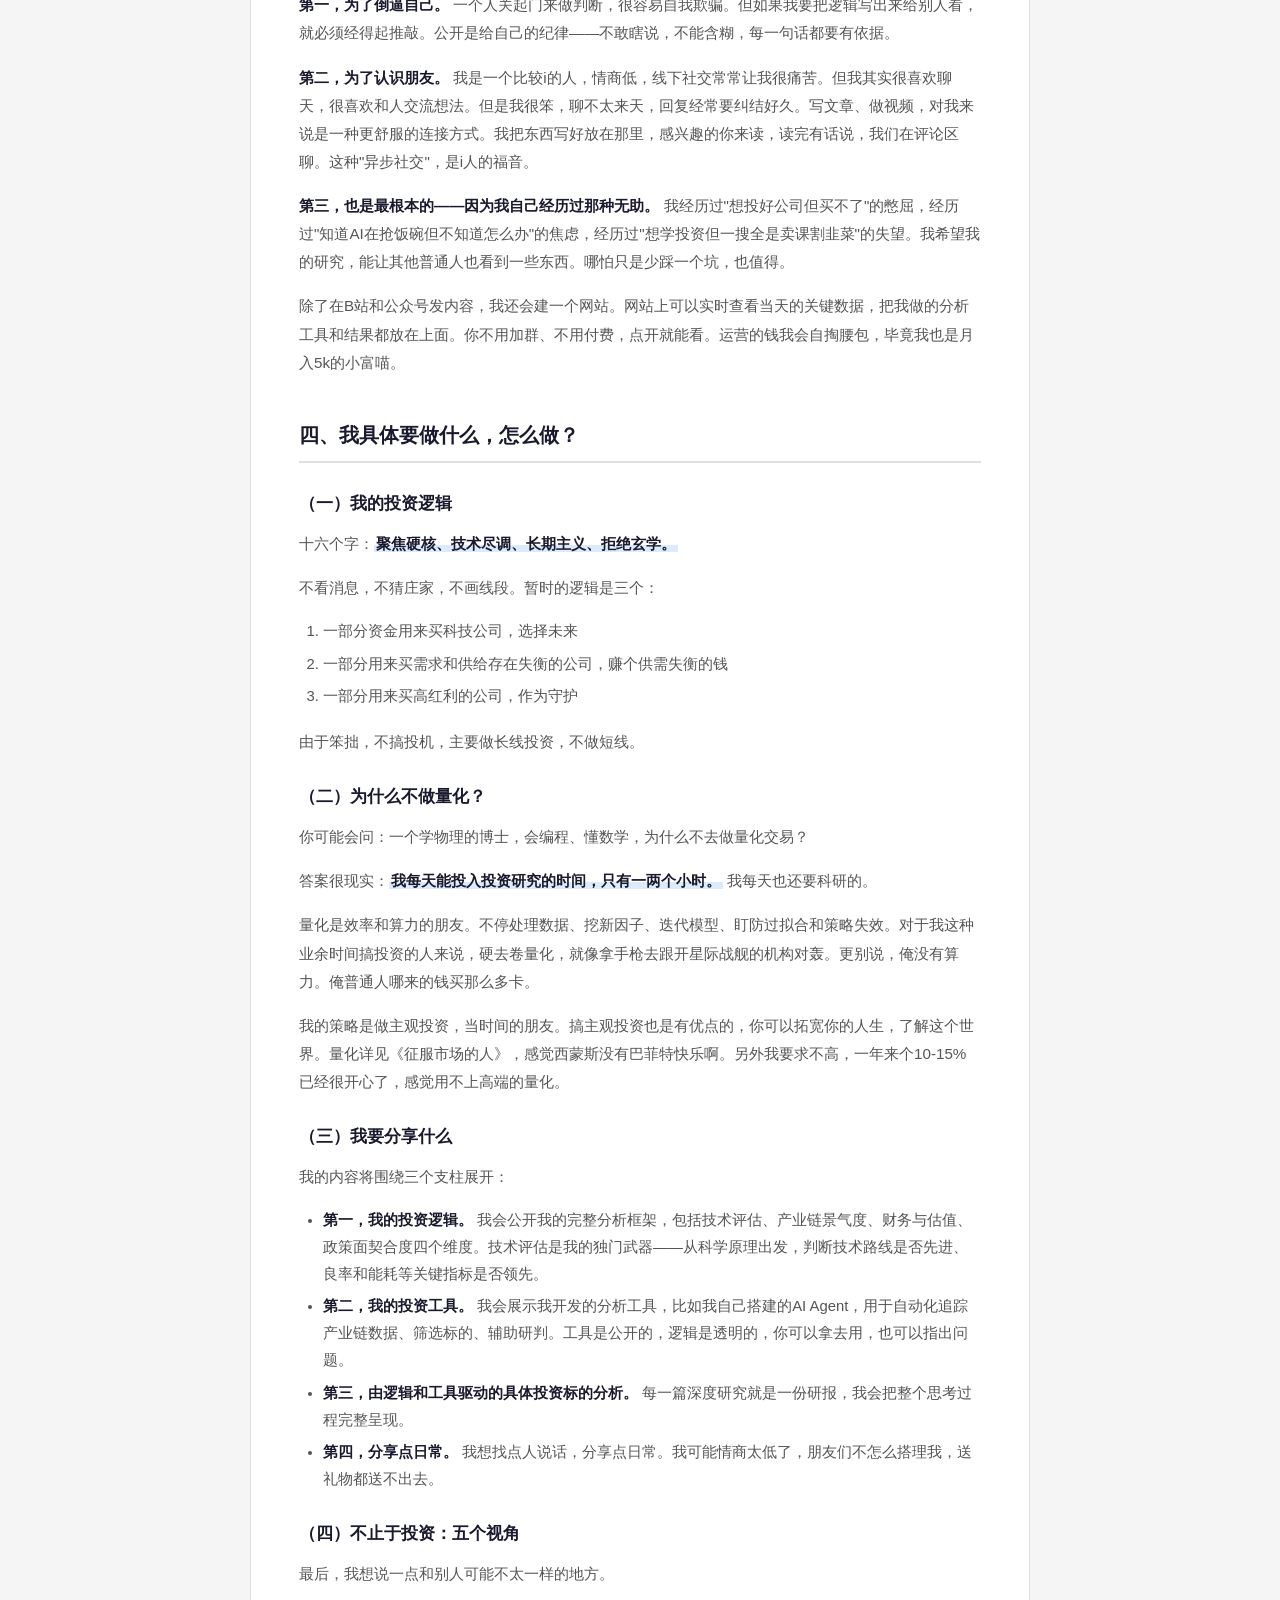
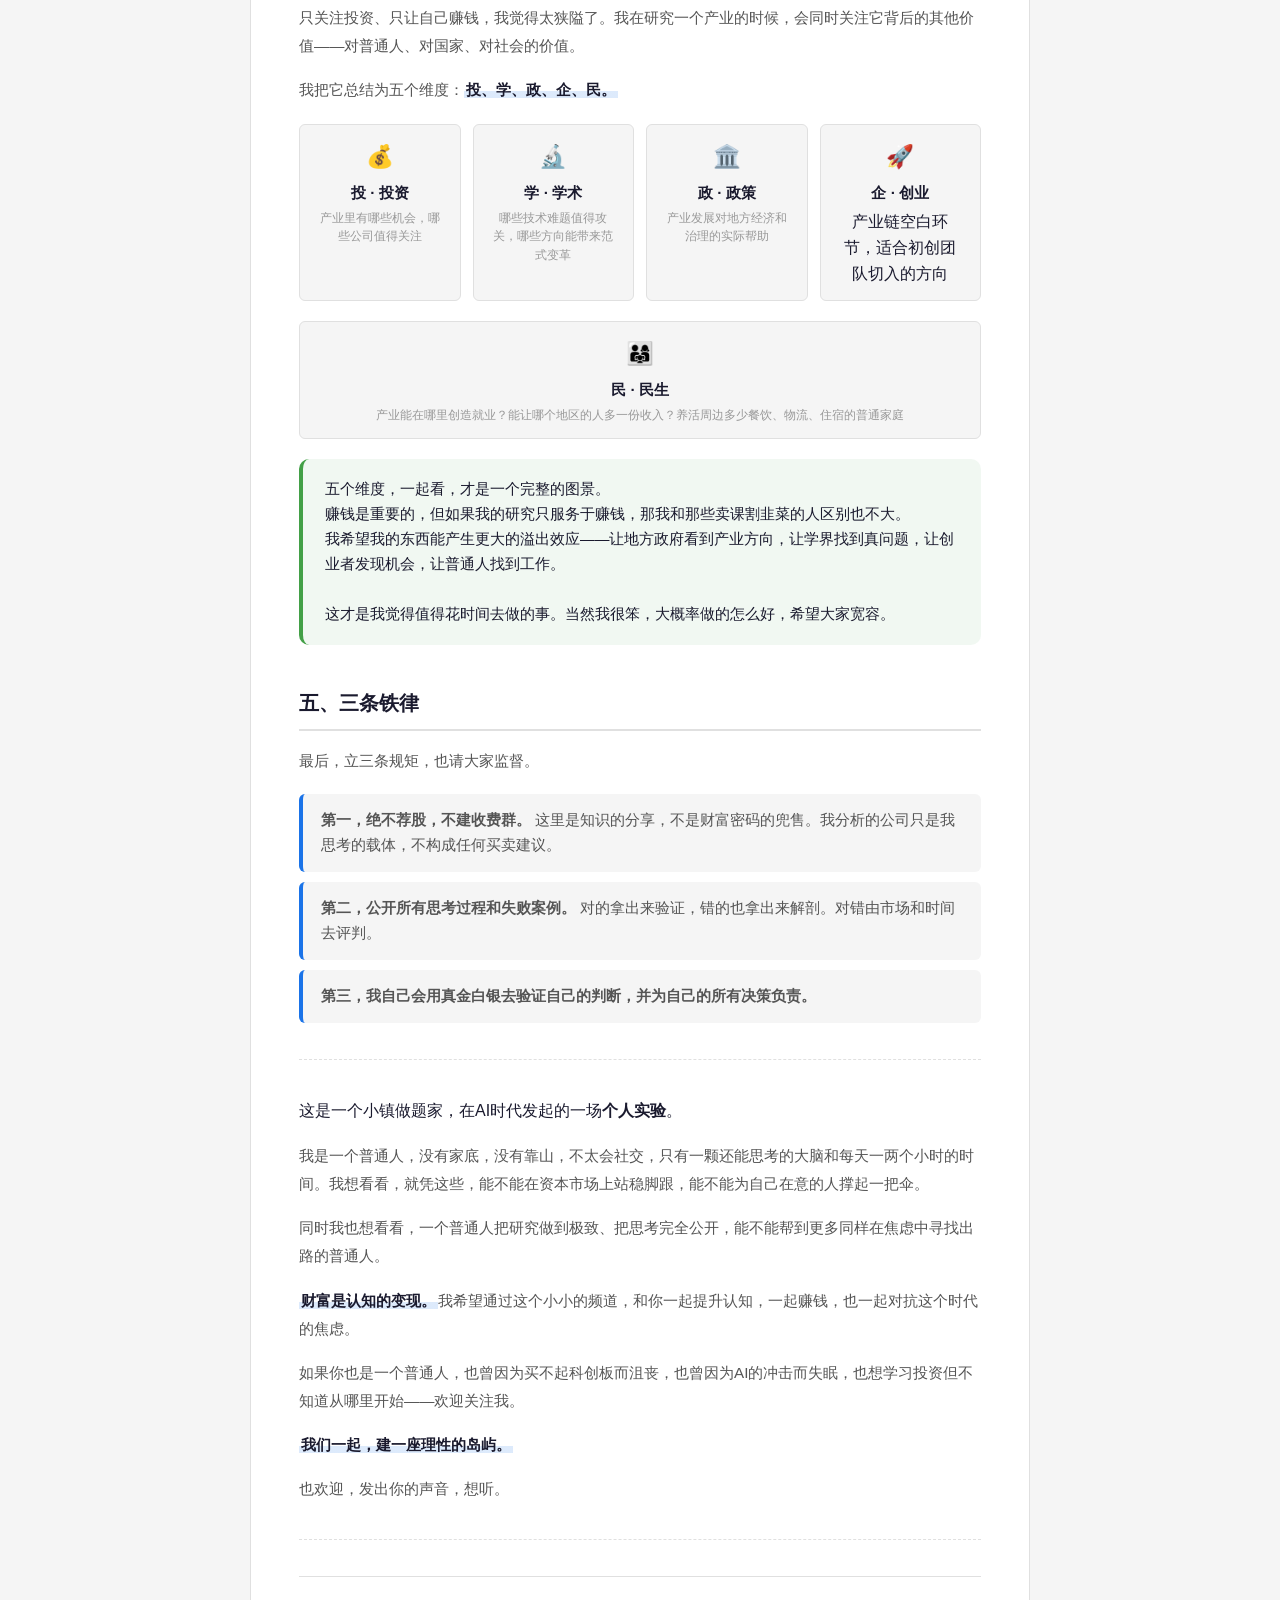
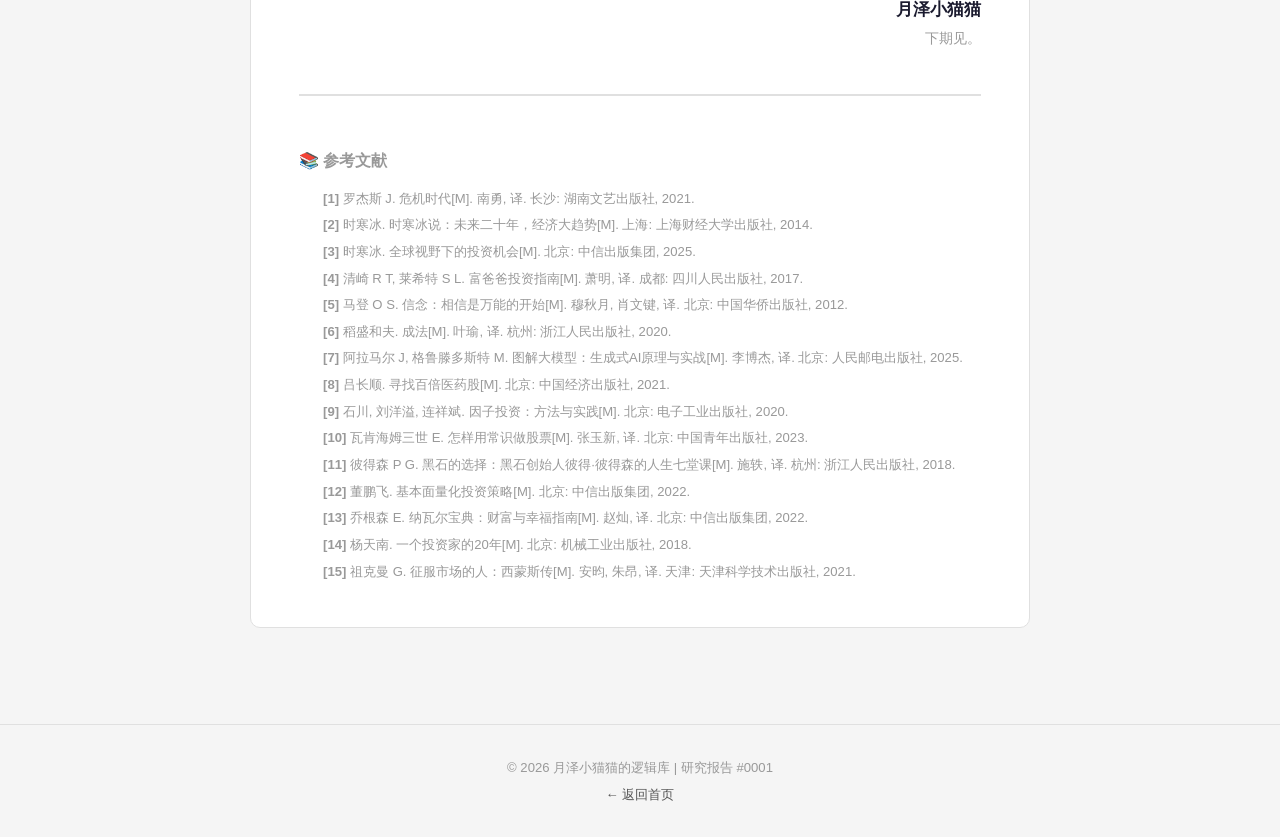
<file: reports/article-0001.html>
<!DOCTYPE html>
<html lang="zh-CN" data-theme="light">
<head>
<meta charset="UTF-8">
<meta name="viewport" content="width=device-width, initial-scale=1.0">
<title>一个普通物理博士的破局之路 | #0001</title>
<link rel="stylesheet" href="../style.css">
<meta name="description" content="一个物理博士在AI时代的A股研究开题报告：为什么研究A股、为什么公开、怎么做">
<style>

/* ====== 报告页通用样式 ====== */
.report-header {
  background: linear-gradient(135deg, rgba(26,115,232,0.08) 0%, rgba(26,115,232,0.02) 100%);
  border: 1px solid var(--border-color);
  border-radius: var(--radius-lg);
  padding: 32px;
  margin-bottom: 32px;
  position: relative;
  overflow: hidden;
}
[data-theme="dark"] .report-header {
  background: linear-gradient(135deg, rgba(88,166,255,0.1) 0%, rgba(88,166,255,0.02) 100%);
}
.report-header::before {
  content: '';
  position: absolute;
  top: -40px;
  right: -40px;
  width: 160px;
  height: 160px;
  border-radius: 50%;
  background: rgba(26,115,232,0.06);
}
.report-seq {
  display: inline-flex;
  align-items: center;
  gap: 8px;
  padding: 6px 16px;
  background: var(--accent);
  color: white;
  border-radius: 20px;
  font-size: 0.82rem;
  font-weight: 700;
  margin-bottom: 16px;
}
.report-title {
  font-size: 1.5rem;
  font-weight: 800;
  margin-bottom: 8px;
  line-height: 1.35;
}
.report-meta {
  display: flex;
  flex-wrap: wrap;
  gap: 20px;
  margin-top: 16px;
  color: var(--text-muted);
  font-size: 0.85rem;
}
.report-meta span { display: flex; align-items: center; gap: 6px; }

/* 面包屑 */
.breadcrumb {
  font-size: 0.85rem;
  color: var(--text-muted);
  margin-bottom: 24px;
  display: flex;
  align-items: center;
  gap: 6px;
}
.breadcrumb a { color: var(--accent); text-decoration: none; }
.breadcrumb a:hover { text-decoration: underline; }
.breadcrumb .separator { color: var(--text-muted); }

/* ====== 文章正文样式 ====== */
.article-body {
  background: var(--bg-card);
  border: 1px solid var(--border-color);
  border-radius: var(--radius-md);
  padding: 40px 48px;
  max-width: 780px;
  margin: 0 auto 32px;
}

.article-body h2 {
  font-size: 1.25rem;
  font-weight: 800;
  color: var(--text-primary);
  margin: 42px 0 16px;
  padding-bottom: 10px;
  border-bottom: 2px solid var(--border-color);
  position: relative;
}
.article-body h2:first-of-type { margin-top: 8px; }

.article-body h3 {
  font-size: 1.05rem;
  font-weight: 700;
  color: var(--text-primary);
  margin: 28px 0 12px;
}

.article-body p {
  font-size: 0.95rem;
  line-height: 1.85;
  color: var(--text-secondary);
  margin-bottom: 16px;
}

.article-body strong {
  color: var(--text-primary);
  font-weight: 700;
}

.article-body ul,
.article-body ol {
  margin: 14px 0 18px 24px;
  color: var(--text-secondary);
  line-height: 1.8;
  font-size: 0.93rem;
}
.article-body li { margin-bottom: 6px; }
.article-body li strong { color: var(--text-primary); }

.article-body hr {
  border: none;
  border-top: 1px dashed var(--border-color);
  margin: 36px 0;
}

/* 引言/引用块 */
.article-intro {
  font-size: 1.05rem;
  line-height: 1.9;
  color: var(--text-primary);
  padding: 20px 28px;
  background: linear-gradient(135deg, rgba(26,115,232,0.05) 0%, transparent 100%);
  border-left: 4px solid var(--accent);
  border-radius: 0 var(--radius-sm) var(--radius-sm) 0;
  margin-bottom: 32px;
}

/* 高亮框 */
.callout {
  border-radius: var(--radius-md);
  padding: 18px 22px;
  margin: 22px 0;
  font-size: 0.92rem;
  line-height: 1.7;
}
.callout-info { background: rgba(26,115,232,0.07); border-left: 4px solid var(--accent); }
.callout-warn { background: rgba(251,140,0,0.07); border-left: 4px solid var(--signal-warning); }
.callout-success { background: rgba(67,160,71,0.07); border-left: 4px solid var(--signal-safe); }
.callout-title { font-weight: 700; margin-bottom: 6px; font-size: 0.95rem; }

/* 关键词高亮 */
.kw-highlight {
  background: linear-gradient(180deg, transparent 60%, rgba(26,115,232,0.15) 60%);
  padding: 0 2px;
  font-weight: 600;
}

/* 五维视角卡 */
.five-dims {
  display: grid;
  grid-template-columns: repeat(auto-fit, minmax(140px, 1fr));
  gap: 12px;
  margin: 20px 0;
}
.dim-item {
  background: var(--bg-primary);
  border: 1px solid var(--border-color);
  border-radius: var(--radius-sm);
  padding: 14px 16px;
  text-align: center;
  transition: transform 0.2s, border-color 0.2s;
}
.dim-item:hover { transform: translateY(-2px); border-color: var(--accent); }
.dim-icon { font-size: 1.4rem; margin-bottom: 6px; }
.dim-label { font-size: 0.95rem; font-weight: 700; color: var(--text-primary); margin-bottom: 4px; }
.dim-desc { font-size: 0.78rem; color: var(--text-muted); line-height: 1.45; }

/* 铁律 */
.iron-rules {
  list-style: none !important;
  padding: 0;
  margin: 18px 0 !important;
}
.iron-rules li {
  padding: 14px 18px;
  margin-bottom: 10px !important;
  background: var(--bg-primary);
  border-left: 4px solid var(--accent);
  border-radius: var(--radius-sm);
  font-size: 0.92rem;
  line-height: 1.7;
}

/* 参考文献区 */
.references {
  margin-top: 44px;
  padding-top: 24px;
  border-top: 2px solid var(--border-color);
}
.references h3 {
  font-size: 1rem;
  font-weight: 700;
  margin-bottom: 14px;
  color: var(--text-muted);
}
.references ol {
  margin: 0;
  padding-left: 20px;
  counter-reset: ref-counter;
  list-style: none !important;
}
.references ol li {
  counter-increment: ref-counter;
  font-size: 0.82rem;
  color: var(--text-muted);
  line-height: 1.65;
  margin-bottom: 5px !important;
  padding-left: 4px;
}
.references ol li::before {
  content: "[" counter(ref-counter) "] ";
  color: var(--text-muted);
  font-weight: 600;
  font-variant-numeric: tabular-nums;
}

/* 署名 */
.signature {
  text-align: right;
  margin-top: 36px;
  padding-top: 20px;
  border-top: 1px solid var(--border-color);
}
.signature .name {
  font-size: 1.05rem;
  font-weight: 700;
  color: var(--text-primary);
}
.signature .sub { font-size: 0.85rem; color: var(--text-muted); margin-top: 4px; }

/* 响应式 */
@media (max-width: 768px) {
  .article-body { padding: 24px 20px; }
  .report-header { padding: 20px; }
  .report-title { font-size: 1.25rem; }
  .five-dims { grid-template-columns: repeat(2, 1fr); }
}
</style>
</head>
<body>

<nav class="navbar">
  <div class="nav-inner">
    <a href="../index.html" class="nav-brand">
      <img src="../avatar.jpg" alt="月泽小猫猫" class="brand-avatar" />
      <span>月泽小猫猫的逻辑库</span>
    </a>
    <div class="nav-right">
      <div class="search-wrapper">
        <span class="search-icon">🔍</span>
        <input type="text" class="search-input" placeholder="搜索..." />
      </div>
      <button class="theme-toggle" title="切换主题">🌙</button>
    </div>
  </div>
</nav>

<main class="container">

  <!-- 面包屑 -->
  <div class="breadcrumb">
    <a href="../index.html">首页</a>
    <span class="separator">›</span>
    <a href="../index.html#reports">研究报告</a>
    <span class="separator">›</span>
    <span>#0001 一个普通物理博士的破局之路</span>
  </div>

  <!-- 报告头 -->
  <div class="report-header">
    <div class="report-seq">📋 研究报告 #0001</div>
    <h1 class="report-title">一个普通物理博士的破局之路：AI时代，一个i人决定公开研究A股</h1>
    <p style="color:var(--text-secondary);font-size:0.95rem;line-height:1.65">
      关于我为什么要研究A股，为什么要把研究公开，以及我打算怎么做。
    </p>
    <div class="report-meta">
      <span>✍️ 月泽小猫猫</span>
      <span>📅 2026-05-17</span>
      <span>⏱️ 阅读约 12 分钟</span>
      <span>🏷️ 投资逻辑</span>
    </div>
  </div>

  <!-- 正文 -->
  <article class="article-body">

    <div class="article-intro">
      我叫月泽小猫猫，是一名物理学博士。<br><br>
      这个标题看起来像在卖萌，但这个名字是我认真取的。"月泽"是月光下的水泽，安静、冷清，但能映照出一点东西；"小猫猫"是我对自己性格的诚实坦白——比较i，情商低，话少，想交朋友但经常不知道怎么开口，说着说着就不知道说什么了。<br><br>
      所以我选择用写的方式，把自己的思考摊开来。这样你就能了解我，而我们不必尴尬地面对面。
    </div>

    <p style="font-size:1.02rem;line-height:1.9;color:var(--text-primary)">
      今天这篇文章，是我的<strong>开题报告</strong>。
    </p>

    <!-- 一 -->
    <h2 id="ch1">一、一个让我不得不面对的问题</h2>

    <p>先说说我为什么焦虑。</p>

    <p>我的专业是物理学。我曾经相信，顶尖的脑力是对世界最有价值的贡献。探索宇宙的规律，理解物质的本源——这种事情很纯粹，也很有意义。</p>

    <p>但现在，<strong>AI也能搞科研了</strong>。它读论文比我快，做计算比我稳，甚至能提出我没想到的假说。一个终极问题砸在我面前：<strong class="kw-highlight">如果智力这件事本身贬值了，那我的不可替代性在哪里？</strong></p>

    <p>这不是哲学问题。这是生存问题。</p>

    <p>因为我不是那种"做不好科研还可以回家继承家业"的人。我是一个普通人。准确地说，是一个小镇做题家。家里没什么钱，父母在农村，养老金一个月一百五十块。孩子以后要上学，如果我在城市里买不起学区房，他就只能在乡下读。我自己也会生病，虽然我可以说"死了也无所谓"，但我不能看着爸妈生病没钱治，不能看着孩子因为我而失去选择的机会。</p>

    <p>所以赚钱这件事，对我来说不是锦上添花，<strong class="kw-highlight">是雪中送炭</strong>。</p>

    <p>AI让脑力贬值了。体力活我不想干，而且机器人也在抢着干。想来想去，剩下能做的，好像真的就是让钱生钱——用我仅剩的智力，去理解资本市场的规律，去换取一些安全保障。</p>

    <p>不是为了发财。是为了在意外来临的时候，我能拿得出钱。</p>

    <!-- 二 -->
    <h2 id="ch2">二、一个普通人的投资困境</h2>

    <p>所以我决定研究A股。</p>

    <p>但我遇到的第一道墙，不是怎么选股，而是——<strong>好多东西我根本买不了。</strong></p>

    <p>科创板有那么多硬科技公司，我想投。DeepSeek这样的AI公司如果真的上市，我也想投，但我的钱不够开科创板权限，那些公司的股票我买不到。</p>

    <p>这种感觉很难受。我是一个普通人，但我也想分享科技进步带来的红利啊。我也想在那些改变世界的公司还小的时候，用我的钱投它一票，然后陪着它长大。可规则告诉我，你不够格。</p>

    <p><strong class="kw-highlight">我只能买主板。</strong></p>

    <p>所以我把研究范围锁定在A股主板，幸运的是A股主板也有不少良好的投资标的。</p>

    <div class="callout callout-info">
      <div class="callout-title">💡 从全球视野看：A股处于估值洼地</div>
      当前标普500市盈率约28倍，沪深300只有14倍左右，便宜了一倍。外资对中国资产长期处于低配状态，就像一个被压紧的弹簧，回补空间巨大。而中国科技公司的叙事正在发生根本性转变——从"美国科技的折价版"，走向独立的创新主体。
    </div>

    <div class="callout callout-info">
      <div class="callout-title">📊 从国内视角看：核心驱动力正在切换</div>
      今年一季度有个很反常的现象：市场震荡时，散户资金持续净流入，跌得越深买得越猛。历史上第一次，散户从"追涨杀跌"变成了"市场稳定器"。这说明什么？说明居民财富正从存款、理财大规模向权益市场迁移，行情的发动机变了。
    </div>

    <div class="callout callout-info">
      <div class="callout-title">🏛️ 从政策顶层设计看：A股正在转型</div>
      A股正在从"融资市"转向"投融资并重"的价值市场。国家在用制度的确定性对冲外部不确定性，引导社保、保险、理财等长期资本入市。资金引导的方向，是"人工智能+"、高端制造、新能源——全部是硬核科技。
    </div>

    <h3>关于民族复兴</h3>

    <p>从民族复兴看，AI和机器人正在同时替代脑力和体力，劳动力便宜不再是决定性的国家竞争优势。这点是最重要的。我可以去港股开户，去投资美股加密货币也不难，毕竟怎么说，对一个博士来说这些算难还读什么博。</p>

    <p>有很多人说，美股才是赚钱的。即使是时寒冰，谦谦君子，在《全球视野下的投资机会》里面，更关注的也是美国市场的机会。</p>

    <p><strong class="kw-highlight">但是，我还是爱这片土地爱得深沉。</strong></p>

    <p>我要买A股，不只是因为赚钱，而是因为中国如果抓不住这波机会，人类带来的劳动力和智力被机器人和AI贬值后，中国大量人口的带来的劳动力优势将会缺失，中华民族勤奋的优势也可能不再，因为你无法比机器和AI勤奋。</p>

    <p>当然我的话不一定是对的，这个观点主要来之我对时寒冰先生《全球视野下的投资机会》的推演。以我的理解这时候还是有优势的，别的不说，人口优势在消费端或者说需求端也有体现啊，因为需求大，或者消费大，所以市场大，所以国力大。我是中国人，我看了劳力智力贬值这一点，我能不无动于衷吗？所以买点A股，给中国市场增加点流动性，让中国公司能把钱投进建设或者研发里，我开心，我认同。</p>

    <p>当然，我也押注这场技术革命中，中国会民族复兴，中国的企业和技术会站在世界巅峰，中国的A股市场会是世界的顶端市场。从比亚迪、DeepSeek、宇树科技、小米汽车等等企业来看，中国的技术不比其他国家差，我相信，我不会输。</p>

    <p>科技是第一生产力，在A股，买制造业，买科技，我心里舒服。A股主板里也正好有很多科技龙头。它们只是没那么"性感"，没有被贴上"科创"标签，但它们的产线、它们的专利、它们在产业链上的位置，是实打实的。</p>

    <p>所以我的选择是：<strong class="kw-highlight">聚焦A股主板</strong>。这里不错，我也够得着。同时我希望通过我的研究，能让和我一样的普通人也能看到——即使只买得起主板，我们依然能支持和分享中国的科技进步的红利。</p>

    <!-- 三 -->
    <h2 id="ch3">三、一个i人为什么要把研究公开？</h2>

    <p>我选择把研究过程公开，有三个原因。</p>

    <p><strong>第一，为了倒逼自己。</strong> 一个人关起门来做判断，很容易自我欺骗。但如果我要把逻辑写出来给别人看，就必须经得起推敲。公开是给自己的纪律——不敢瞎说，不能含糊，每一句话都要有依据。</p>

    <p><strong>第二，为了认识朋友。</strong> 我是一个比较i的人，情商低，线下社交常常让我很痛苦。但我其实很喜欢聊天，很喜欢和人交流想法。但是我很笨，聊不太来天，回复经常要纠结好久。写文章、做视频，对我来说是一种更舒服的连接方式。我把东西写好放在那里，感兴趣的你来读，读完有话说，我们在评论区聊。这种"异步社交"，是i人的福音。</p>

    <p><strong>第三，也是最根本的——因为我自己经历过那种无助。</strong> 我经历过"想投好公司但买不了"的憋屈，经历过"知道AI在抢饭碗但不知道怎么办"的焦虑，经历过"想学投资但一搜全是卖课割韭菜"的失望。我希望我的研究，能让其他普通人也看到一些东西。哪怕只是少踩一个坑，也值得。</p>

    <p>除了在B站和公众号发内容，我还会建一个网站。网站上可以实时查看当天的关键数据，把我做的分析工具和结果都放在上面。你不用加群、不用付费，点开就能看。运营的钱我会自掏腰包，毕竟我也是月入5k的小富喵。</p>

    <!-- 四 -->
    <h2 id="ch4">四、我具体要做什么，怎么做？</h2>

    <h3>（一）我的投资逻辑</h3>

    <p>十六个字：<strong class="kw-highlight">聚焦硬核、技术尽调、长期主义、拒绝玄学。</strong></p>

    <p>不看消息，不猜庄家，不画线段。暂时的逻辑是三个：</p>
    <ol>
      <li>一部分资金用来买科技公司，选择未来</li>
      <li>一部分用来买需求和供给存在失衡的公司，赚个供需失衡的钱</li>
      <li>一部分用来买高红利的公司，作为守护</li>
    </ol>
    <p>由于笨拙，不搞投机，主要做长线投资，不做短线。</p>

    <h3>（二）为什么不做量化？</h3>

    <p>你可能会问：一个学物理的博士，会编程、懂数学，为什么不去做量化交易？</p>

    <p>答案很现实：<strong class="kw-highlight">我每天能投入投资研究的时间，只有一两个小时。</strong> 我每天也还要科研的。</p>

    <p>量化是效率和算力的朋友。不停处理数据、挖新因子、迭代模型、盯防过拟合和策略失效。对于我这种业余时间搞投资的人来说，硬去卷量化，就像拿手枪去跟开星际战舰的机构对轰。更别说，俺没有算力。俺普通人哪来的钱买那么多卡。</p>

    <p>我的策略是做主观投资，当时间的朋友。搞主观投资也是有优点的，你可以拓宽你的人生，了解这个世界。量化详见《征服市场的人》，感觉西蒙斯没有巴菲特快乐啊。另外我要求不高，一年来个10-15%已经很开心了，感觉用不上高端的量化。</p>

    <h3>（三）我要分享什么</h3>

    <p>我的内容将围绕三个支柱展开：</p>

    <ul>
      <li><strong>第一，我的投资逻辑。</strong> 我会公开我的完整分析框架，包括技术评估、产业链景气度、财务与估值、政策面契合度四个维度。技术评估是我的独门武器——从科学原理出发，判断技术路线是否先进、良率和能耗等关键指标是否领先。</li>
      <li><strong>第二，我的投资工具。</strong> 我会展示我开发的分析工具，比如我自己搭建的AI Agent，用于自动化追踪产业链数据、筛选标的、辅助研判。工具是公开的，逻辑是透明的，你可以拿去用，也可以指出问题。</li>
      <li><strong>第三，由逻辑和工具驱动的具体投资标的分析。</strong> 每一篇深度研究就是一份研报，我会把整个思考过程完整呈现。</li>
      <li><strong>第四，分享点日常。</strong> 我想找点人说话，分享点日常。我可能情商太低了，朋友们不怎么搭理我，送礼物都送不出去。</li>
    </ul>

    <h3>（四）不止于投资：五个视角</h3>

    <p>最后，我想说一点和别人可能不太一样的地方。</p>

    <p>只关注投资、只让自己赚钱，我觉得太狭隘了。我在研究一个产业的时候，会同时关注它背后的其他价值——对普通人、对国家、对社会的价值。</p>

    <p>我把它总结为五个维度：<strong class="kw-highlight">投、学、政、企、民。</strong></p>

    <div class="five-dims">
      <div class="dim-item">
        <div class="dim-icon">💰</div>
        <div class="dim-label">投 · 投资</div>
        <div class="dim-desc">产业里有哪些机会，哪些公司值得关注</div>
      </div>
      <div class="dim-item">
        <div class="dim-icon">🔬</div>
        <div class="dim-label">学 · 学术</div>
        <div class="dim-desc">哪些技术难题值得攻关，哪些方向能带来范式变革</div>
      </div>
      <div class="dim-item">
        <div class="dim-icon">🏛️</div>
        <div class="dim-label">政 · 政策</div>
        <div class="dim-desc">产业发展对地方经济和治理的实际帮助</div>
      </div>
      <div class="dim-item">
        <div class="dim-icon">🚀</div>
        <div class="dim-label">企 · 创业</div>
        <div class="desc">产业链空白环节，适合初创团队切入的方向</div>
      </div>
    </div>
    <div class="five-dims" style="grid-template-columns: 1fr;">
      <div class="dim-item">
        <div class="dim-icon">👨‍👩‍👧</div>
        <div class="dim-label">民 · 民生</div>
        <div class="dim-desc">产业能在哪里创造就业？能让哪个地区的人多一份收入？养活周边多少餐饮、物流、住宿的普通家庭</div>
      </div>
    </div>

    <div class="callout callout-success" style="margin-top:20px">
      五个维度，一起看，才是一个完整的图景。<br>
      赚钱是重要的，但如果我的研究只服务于赚钱，那我和那些卖课割韭菜的人区别也不大。<br>
      我希望我的东西能产生更大的溢出效应——让地方政府看到产业方向，让学界找到真问题，让创业者发现机会，让普通人找到工作。<br><br>
      这才是我觉得值得花时间去做的事。当然我很笨，大概率做的怎么好，希望大家宽容。
    </div>

    <!-- 五 -->
    <h2 id="ch5">五、三条铁律</h2>

    <p>最后，立三条规矩，也请大家监督。</p>

    <ul class="iron-rules">
      <li><b>第一，绝不荐股，不建收费群。</b> 这里是知识的分享，不是财富密码的兜售。我分析的公司只是我思考的载体，不构成任何买卖建议。</li>
      <li><b>第二，公开所有思考过程和失败案例。</b> 对的拿出来验证，错的也拿出来解剖。对错由市场和时间去评判。</li>
      <li><b>第三，我自己会用真金白银去验证自己的判断，并为自己的所有决策负责。</b></li>
    </ul>

    <hr>

    <p style="font-size:1rem;line-height:1.9;color:var(--text-primary)">
      这是一个小镇做题家，在AI时代发起的一场<strong>个人实验</strong>。
    </p>

    <p>我是一个普通人，没有家底，没有靠山，不太会社交，只有一颗还能思考的大脑和每天一两个小时的时间。我想看看，就凭这些，能不能在资本市场上站稳脚跟，能不能为自己在意的人撑起一把伞。</p>

    <p>同时我也想看看，一个普通人把研究做到极致、把思考完全公开，能不能帮到更多同样在焦虑中寻找出路的普通人。</p>

    <p><strong class="kw-highlight">财富是认知的变现。</strong>我希望通过这个小小的频道，和你一起提升认知，一起赚钱，也一起对抗这个时代的焦虑。</p>

    <p>如果你也是一个普通人，也曾因为买不起科创板而沮丧，也曾因为AI的冲击而失眠，也想学习投资但不知道从哪里开始——欢迎关注我。</p>

    <p><strong class="kw-highlight">我们一起，建一座理性的岛屿。</strong></p>

    <p>也欢迎，发出你的声音，想听。</p>

    <hr>

    <div class="signature">
      <div class="name">月泽小猫猫</div>
      <div class="sub">下期见。</div>
    </div>

    <!-- 参考文献 -->
    <div class="references">
      <h3>📚 参考文献</h3>
      <ol>
        <li>罗杰斯 J. 危机时代[M]. 南勇, 译. 长沙: 湖南文艺出版社, 2021.</li>
        <li>时寒冰. 时寒冰说：未来二十年，经济大趋势[M]. 上海: 上海财经大学出版社, 2014.</li>
        <li>时寒冰. 全球视野下的投资机会[M]. 北京: 中信出版集团, 2025.</li>
        <li>清崎 R T, 莱希特 S L. 富爸爸投资指南[M]. 萧明, 译. 成都: 四川人民出版社, 2017.</li>
        <li>马登 O S. 信念：相信是万能的开始[M]. 穆秋月, 肖文键, 译. 北京: 中国华侨出版社, 2012.</li>
        <li>稻盛和夫. 成法[M]. 叶瑜, 译. 杭州: 浙江人民出版社, 2020.</li>
        <li>阿拉马尔 J, 格鲁滕多斯特 M. 图解大模型：生成式AI原理与实战[M]. 李博杰, 译. 北京: 人民邮电出版社, 2025.</li>
        <li>吕长顺. 寻找百倍医药股[M]. 北京: 中国经济出版社, 2021.</li>
        <li>石川, 刘洋溢, 连祥斌. 因子投资：方法与实践[M]. 北京: 电子工业出版社, 2020.</li>
        <li>瓦肯海姆三世 E. 怎样用常识做股票[M]. 张玉新, 译. 北京: 中国青年出版社, 2023.</li>
        <li>彼得森 P G. 黑石的选择：黑石创始人彼得·彼得森的人生七堂课[M]. 施轶, 译. 杭州: 浙江人民出版社, 2018.</li>
        <li>董鹏飞. 基本面量化投资策略[M]. 北京: 中信出版集团, 2022.</li>
        <li>乔根森 E. 纳瓦尔宝典：财富与幸福指南[M]. 赵灿, 译. 北京: 中信出版集团, 2022.</li>
        <li>杨天南. 一个投资家的20年[M]. 北京: 机械工业出版社, 2018.</li>
        <li>祖克曼 G. 征服市场的人：西蒙斯传[M]. 安昀, 朱昂, 译. 天津: 天津科学技术出版社, 2021.</li>
      </ol>
    </div>

  </article>

</main>

<footer class="footer">
  <p>&copy; 2026 月泽小猫猫的逻辑库 | 研究报告 #0001</p>
  <p style="margin-top:6px"><a href="../index.html">← 返回首页</a></p>
</footer>

<script src="../app.js"></script>
</body>
</html>
</file>
<file: style.css>
/* ========================================
   A股投资逻辑监控网站 - 样式表
   涨红跌绿（A股惯例） | 暗色/亮色模式 | 移动端适配
   ======================================== */

:root {
  /* 亮色主题 */
  --bg-primary: #f5f5f5;
  --bg-secondary: #ffffff;
  --bg-card: #ffffff;
  --text-primary: #1a1a2e;
  --text-secondary: #555;
  --text-muted: #999;
  --border-color: #e0e0e0;
  --accent: #1a73e8;
  --accent-hover: #1557b0;

  /* A股配色：涨红跌绿 */
  --up-color: #e53935;      /* 红色=涨 */
  --down-color: #43a047;    /* 绿色=跌 */
  --flat-color: #999;

  /* 信号灯颜色 */
  --signal-safe: #43a047;
  --signal-warning: #fb8c00;
  --signal-danger: #e53935;

  /* 阴影 */
  --shadow-sm: 0 1px 3px rgba(0,0,0,0.08);
  --shadow-md: 0 4px 12px rgba(0,0,0,0.10);
  --shadow-lg: 0 8px 24px rgba(0,0,0,0.12);

  /* 圆角 */
  --radius-sm: 6px;
  --radius-md: 10px;
  --radius-lg: 16px;

  /* 过渡 */
  --transition: all 0.25s ease;
}

/* 暗色主题 */
[data-theme="dark"] {
  --bg-primary: #0d1117;
  --bg-secondary: #161b22;
  --bg-card: #1c2128;
  --text-primary: #e6edf3;
  --text-secondary: #b1bac4;
  --text-muted: #768390;
  --border-color: #30363d;
  --accent: #58a6ff;
  --accent-hover: #79c0ff;
  --shadow-sm: 0 1px 3px rgba(0,0,0,0.30);
  --shadow-md: 0 4px 12px rgba(0,0,0,0.40);
  --shadow-lg: 0 8px 24px rgba(0,0,0,0.50);
}

/* ========== 基础重置 ========== */
*, *::before, *::after {
  margin: 0;
  padding: 0;
  box-sizing: border-box;
}

html {
  font-size: 16px;
  scroll-behavior: smooth;
}

body {
  font-family: -apple-system, BlinkMacSystemFont, "Segoe UI", "PingFang SC", "Hiragino Sans GB", "Microsoft YaHei", sans-serif;
  background: var(--bg-primary);
  color: var(--text-primary);
  line-height: 1.6;
  transition: var(--transition);
  min-height: 100vh;
}

a { color: var(--accent); text-decoration: none; }
a:hover { color: var(--accent-hover); }

/* ========== 导航栏 ========== */
.navbar {
  position: sticky;
  top: 0;
  z-index: 100;
  background: var(--bg-secondary);
  border-bottom: 1px solid var(--border-color);
  padding: 0 20px;
  backdrop-filter: blur(10px);
}

.nav-inner {
  max-width: 1200px;
  margin: 0 auto;
  display: flex;
  align-items: center;
  justify-content: space-between;
  height: 60px;
}

.nav-brand {
  display: flex;
  align-items: center;
  gap: 10px;
  font-size: 1.2rem;
  font-weight: 700;
  color: var(--text-primary);
}

.nav-brand .brand-avatar {
  width: 32px;
  height: 32px;
  border-radius: 50%;
  object-fit: cover;
  border: 2px solid var(--accent);
}

.nav-right {
  display: flex;
  align-items: center;
  gap: 16px;
}

/* 搜索框 */
.search-wrapper {
  position: relative;
}

.search-input {
  padding: 8px 14px 8px 36px;
  border: 1px solid var(--border-color);
  border-radius: 20px;
  background: var(--bg-primary);
  color: var(--text-primary);
  font-size: 0.875rem;
  width: 200px;
  outline: none;
  transition: var(--transition);
}

.search-input:focus {
  width: 260px;
  border-color: var(--accent);
  box-shadow: 0 0 0 3px rgba(26,115,232,0.15);
}

.search-icon {
  position: absolute;
  left: 12px;
  top: 50%;
  transform: translateY(-50%);
  color: var(--text-muted);
  font-size: 0.85rem;
  pointer-events: none;
}

/* 主题切换按钮 */
.theme-toggle {
  background: none;
  border: 1px solid var(--border-color);
  border-radius: 50%;
  width: 36px;
  height: 36px;
  cursor: pointer;
  display: flex;
  align-items: center;
  justify-content: center;
  font-size: 1.1rem;
  transition: var(--transition);
  color: var(--text-secondary);
}

.theme-toggle:hover {
  background: var(--bg-primary);
  color: var(--text-primary);
  transform: rotate(15deg);
}

/* ========== 主内容区 ========== */
.container {
  max-width: 1200px;
  margin: 0 auto;
  padding: 24px 20px;
}

/* ========== 页头 ========== */
.page-header {
  text-align: center;
  padding: 40px 0 32px;
}

.page-header h1 {
  font-size: 2rem;
  font-weight: 800;
  margin-bottom: 8px;
  letter-spacing: -0.02em;
}

.page-header .subtitle {
  color: var(--text-muted);
  font-size: 1rem;
}

.last-update {
  display: inline-flex;
  align-items: center;
  gap: 6px;
  margin-top: 12px;
  padding: 4px 14px;
  background: var(--bg-secondary);
  border: 1px solid var(--border-color);
  border-radius: 20px;
  font-size: 0.8rem;
  color: var(--text-muted);
}

.last-update .dot {
  width: 6px;
  height: 6px;
  border-radius: 50%;
  background: var(--signal-safe);
  animation: pulse 2s infinite;
}

@keyframes pulse {
  0%, 100% { opacity: 1; }
  50% { opacity: 0.4; }
}

/* ========== 板块卡片网格 ========== */
.sector-grid {
  display: grid;
  grid-template-columns: repeat(auto-fill, minmax(340px, 1fr));
  gap: 20px;
  margin-bottom: 48px;
}

/* 单个板块卡片 */
.sector-card {
  background: var(--bg-card);
  border: 1px solid var(--border-color);
  border-radius: var(--radius-md);
  overflow: hidden;
  transition: var(--transition);
  cursor: pointer;
}

.sector-card:hover {
  transform: translateY(-3px);
  box-shadow: var(--shadow-lg);
  border-color: var(--accent);
}

.card-header {
  padding: 20px 22px 16px;
  border-bottom: 1px solid var(--border-color);
  display: flex;
  justify-content: space-between;
  align-items: flex-start;
}

.card-title-row {
  display: flex;
  align-items: center;
  gap: 10px;
}

.card-title {
  font-size: 1.15rem;
  font-weight: 700;
  color: var(--text-primary);
}

.card-tag {
  display: inline-block;
  padding: 2px 10px;
  border-radius: 12px;
  font-size: 0.72rem;
  font-weight: 600;
  background: rgba(26,115,232,0.1);
  color: var(--accent);
}

[data-theme="dark"] .card-tag {
  background: rgba(88,166,255,0.15);
}

/* 信号状态标签 */
.signal-badge {
  padding: 4px 12px;
  border-radius: 12px;
  font-size: 0.73rem;
  font-weight: 600;
  white-space: nowrap;
}

.signal-badge.safe {
  background: rgba(67,160,71,0.12);
  color: var(--signal-safe);
}
.signal-badge.warning {
  background: rgba(251,140,0,0.12);
  color: var(--signal-warning);
}
.signal-badge.danger {
  background: rgba(229,57,53,0.12);
  color: var(--signal-danger);
}

.card-body {
  padding: 16px 22px 20px;
}

.card-desc {
  font-size: 0.88rem;
  color: var(--text-secondary);
  line-height: 1.55;
  margin-bottom: 16px;
}

/* 卡片内迷你指标条 */
.card-indicators {
  display: grid;
  grid-template-columns: repeat(2, 1fr);
  gap: 10px;
}

.mini-indicator {
  display: flex;
  justify-content: space-between;
  align-items: center;
  padding: 8px 12px;
  background: var(--bg-primary);
  border-radius: var(--radius-sm);
  font-size: 0.82rem;
}

.mini-indicator .label {
  color: var(--text-muted);
}

.mini-indicator .value {
  font-weight: 600;
  font-variant-numeric: tabular-nums;
}

.mini-indicator .value.up { color: var(--up-color); }
.mini-indicator .value.down { color: var(--down-color); }

.card-footer {
  padding: 12px 22px;
  border-top: 1px solid var(--border-color);
  display: flex;
  justify-content: space-between;
  align-items: center;
  font-size: 0.78rem;
  color: var(--text-muted);
}

.stocks-list {
  display: flex;
  gap: 8px;
}

.stock-chip {
  padding: 2px 8px;
  background: var(--bg-primary);
  border-radius: 8px;
  font-size: 0.76rem;
  font-family: "SF Mono", Consolas, monospace;
}

.view-link {
  display: inline-flex;
  align-items: center;
  gap: 4px;
  color: var(--accent);
  font-weight: 500;
}

.view-link::after {
  content: "→";
  transition: transform 0.2s;
}

.sector-card:hover .view-link::after {
  transform: translateX(3px);
}

/* ========== 详情页样式 ========== */

/* 面包屑导航 */
.breadcrumb {
  display: flex;
  align-items: center;
  gap: 8px;
  font-size: 0.88rem;
  color: var(--text-muted);
  margin-bottom: 24px;
  padding-top: 12px;
}

.breadcrumb a { color: var(--text-muted); }
.breadcrumb a:hover { color: var(--accent); }
.breadcrumb .separator { font-size: 0.75rem; }

/* 详情页头部 */
.detail-header {
  display: flex;
  justify-content: space-between;
  align-items: flex-start;
  margin-bottom: 28px;
  flex-wrap: wrap;
  gap: 16px;
}

.detail-title-group h1 {
  font-size: 1.65rem;
  font-weight: 800;
  margin-bottom: 6px;
}

.detail-meta {
  display: flex;
  align-items: center;
  gap: 12px;
  font-size: 0.88rem;
  color: var(--text-muted);
}

.detail-actions {
  display: flex;
  gap: 10px;
}

.btn {
  display: inline-flex;
  align-items: center;
  gap: 6px;
  padding: 8px 18px;
  border-radius: var(--radius-sm);
  font-size: 0.85rem;
  font-weight: 500;
  cursor: pointer;
  border: 1px solid var(--border-color);
  background: var(--bg-card);
  color: var(--text-primary);
  transition: var(--transition);
}

.btn:hover {
  border-color: var(--accent);
  color: var(--accent);
}

.btn-primary {
  background: var(--accent);
  color: white;
  border-color: var(--accent);
}

.btn-primary:hover {
  background: var(--accent-hover);
  color: white;
}

/* 数据看板区域 */
.data-dashboard {
  margin-bottom: 36px;
}

.section-label {
  display: flex;
  align-items: center;
  gap: 8px;
  font-size: 0.92rem;
  font-weight: 700;
  color: var(--text-secondary);
  text-transform: uppercase;
  letter-spacing: 0.05em;
  margin-bottom: 16px;
  padding-bottom: 8px;
  border-bottom: 2px solid var(--border-color);
}

.section-label .icon {
  font-size: 1.1rem;
}

/* 信号面板 */
.signal-panel {
  display: grid;
  grid-template-columns: repeat(auto-fit, minmax(240px, 1fr));
  gap: 16px;
  margin-bottom: 24px;
}

.signal-card {
  padding: 20px 24px;
  border-radius: var(--radius-md);
  border: 1px solid var(--border-color);
  background: var(--bg-card);
  text-align: center;
}

.signal-card .signal-label {
  font-size: 0.82rem;
  color: var(--text-muted);
  margin-bottom: 8px;
}

.signal-card .signal-value {
  font-size: 1.5rem;
  font-weight: 800;
}

.signal-card .signal-value.safe { color: var(--signal-safe); }
.signal-card .signal-value.warning { color: var(--signal-warning); }
.signal-card .signal-value.danger { color: var(--signal-danger); }

.signal-card .signal-desc {
  font-size: 0.8rem;
  color: var(--text-muted);
  margin-top: 6px;
}

/* 指标卡片网格 */
.indicator-grid {
  display: grid;
  grid-template-columns: repeat(auto-fill, minmax(200px, 1fr));
  gap: 14px;
  margin-bottom: 24px;
}

.indicator-card {
  padding: 18px 20px;
  border-radius: var(--radius-md);
  border: 1px solid var(--border-color);
  background: var(--bg-card);
  position: relative;
  overflow: hidden;
}

.indicator-card .ind-name {
  font-size: 0.83rem;
  color: var(--text-muted);
  margin-bottom: 8px;
}

.indicator-card .ind-value {
  font-size: 1.35rem;
  font-weight: 800;
  font-variant-numeric: tabular-nums;
}

.indicator-card .ind-value.up { color: var(--up-color); }
.indicator-card .ind-value.down { color: var(--down-color); }

.indicator-card .ind-bar {
  height: 4px;
  background: var(--bg-primary);
  border-radius: 2px;
  margin-top: 10px;
  position: relative;
  overflow: hidden;
}

.indicator-card .ind-bar-fill {
  height: 100%;
  border-radius: 2px;
  transition: width 0.5s ease;
}

.indicator-card .ind-bar-fill.good { background: var(--signal-safe); }
.indicator-card .ind-bar-fill.bad { background: var(--signal-danger); }
.indicator-card .ind-bar-fill.warn { background: var(--signal-warning); }

.indicator-card .ind-range {
  display: flex;
  justify-content: space-between;
  font-size: 0.7rem;
  color: var(--text-muted);
  margin-top: 4px;
  font-variant-numeric: tabular-nums;
}

/* 图表容器 */
.chart-container {
  background: var(--bg-card);
  border: 1px solid var(--border-color);
  border-radius: var(--radius-md);
  padding: 20px;
  margin-bottom: 24px;
  position: relative;
}

.chart-container canvas {
  width: 100% !important;
  max-height: 350px;
}

.chart-tabs {
  display: flex;
  gap: 6px;
  margin-bottom: 16px;
}

.chart-tab {
  padding: 6px 16px;
  border: 1px solid var(--border-color);
  border-radius: 16px;
  background: transparent;
  cursor: pointer;
  font-size: 0.82rem;
  color: var(--text-secondary);
  transition: var(--transition);
}

.chart-tab.active {
  background: var(--accent);
  color: white;
  border-color: var(--accent);
}

/* 逻辑文章区域 */
.article-section {
  background: var(--bg-card);
  border: 1px solid var(--border-color);
  border-radius: var(--radius-md);
  padding: 28px 32px;
  margin-bottom: 36px;
}

.article-section h2 {
  font-size: 1.3rem;
  font-weight: 700;
  margin-bottom: 20px;
  padding-bottom: 12px;
  border-bottom: 1px solid var(--border-color);
}

.article-section h3 {
  font-size: 1.08rem;
  font-weight: 600;
  margin: 24px 0 10px;
  color: var(--text-primary);
}

.article-section p {
  margin-bottom: 14px;
  color: var(--text-secondary);
  line-height: 1.75;
}

.article-section ul, .article-section ol {
  margin: 10px 0 14px 22px;
  color: var(--text-secondary);
}

.article-section li {
  margin-bottom: 6px;
  line-height: 1.6;
}

.article-section table {
  width: 100%;
  border-collapse: collapse;
  margin: 16px 0;
  font-size: 0.9rem;
}

.article-section th,
.article-section td {
  padding: 10px 14px;
  border: 1px solid var(--border-color);
  text-align: left;
}

.article-section th {
  background: var(--bg-primary);
  font-weight: 600;
  color: var(--text-secondary);
  font-size: 0.82rem;
}

.article-section td {
  color: var(--text-secondary);
}

.article-section em {
  color: var(--text-muted);
  font-style: normal;
}

.article-section strong {
  color: var(--text-primary);
}

/* 页脚 */
.footer {
  text-align: center;
  padding: 32px 20px;
  color: var(--text-muted);
  font-size: 0.82rem;
  border-top: 1px solid var(--border-color);
  margin-top: 40px;
}

.footer a { color: var(--text-secondary); }

/* ========== 响应式 ========== */
@media (max-width: 768px) {
  html { font-size: 15px; }

  .nav-inner { padding: 0 8px; }

  .search-input {
    width: 140px;
    font-size: 0.82rem;
  }
  .search-input:focus { width: 180px; }

  .page-header h1 { font-size: 1.5rem; }

  .sector-grid {
    grid-template-columns: 1fr;
  }

  .card-indicators {
    grid-template-columns: 1fr 1fr;
  }

  .indicator-grid {
    grid-template-columns: repeat(2, 1fr);
  }

  .signal-panel {
    grid-template-columns: 1fr;
  }

  .detail-header {
    flex-direction: column;
  }

  .article-section {
    padding: 20px 18px;
  }

  .chart-container {
    padding: 14px;
  }

  .container { padding: 16px 12px; }
}

@media (max-width: 480px) {
  .search-wrapper { display: none; }

  .indicator-grid {
    grid-template-columns: 1fr;
  }

  .card-indicators {
    grid-template-columns: 1fr;
  }
}

/* ========== 动画 ========== */
@keyframes fadeInUp {
  from { opacity: 0; transform: translateY(16px); }
  to { opacity: 1; transform: translateY(0); }
}

.sector-card {
  animation: fadeInUp 0.4s ease backwards;
}

.sector-card:nth-child(1) { animation-delay: 0.03s; }
.sector-card:nth-child(2) { animation-delay: 0.06s; }
.sector-card:nth-child(3) { animation-delay: 0.09s; }
.sector-card:nth-child(4) { animation-delay: 0.12s; }
.sector-card:nth-child(5) { animation-delay: 0.15s; }
.sector-card:nth-child(6) { animation-delay: 0.18s; }

/* ========== 无结果提示 ========== */
.no-results {
  text-align: center;
  padding: 60px 20px;
  color: var(--text-muted);
}

.no-results .emoji { font-size: 2.5rem; margin-bottom: 12px; }
.no-results p { font-size: 0.95rem; }

/* ========== 研究报告列表 ========== */
.report-list {
  display: flex;
  flex-direction: column;
  gap: 12px;
}

.report-card {
  display: flex;
  align-items: stretch;
  gap: 0;
  background: var(--bg-card);
  border: 1px solid var(--border-color);
  border-radius: var(--radius-md);
  padding: 0;
  text-decoration: none;
  color: inherit;
  transition: transform 0.2s, box-shadow 0.2s, border-color 0.2s;
  overflow: hidden;
}

.report-card:hover {
  transform: translateY(-2px);
  box-shadow: var(--shadow-md);
  border-color: var(--accent);
}

.report-card-left {
  display: flex;
  align-items: center;
  justify-content: center;
  padding: 0 18px;
  background: var(--accent);
  color: white;
  flex-shrink: 0;
  min-width: 70px;
}

.report-num {
  font-size: 1.3rem;
  font-weight: 800;
  letter-spacing: -0.02em;
}

.report-card-body {
  flex: 1;
  padding: 16px 20px;
  display: flex;
  flex-direction: column;
  gap: 6px;
  min-width: 0;
}

.report-card-title {
  font-size: 1rem;
  font-weight: 700;
  color: var(--text-primary);
  line-height: 1.4;
  overflow: hidden;
  text-overflow: ellipsis;
  white-space: nowrap;
}

.report-card-desc {
  font-size: 0.84rem;
  color: var(--text-secondary);
  line-height: 1.45;
  display: -webkit-box;
  -webkit-line-clamp: 2;
  -webkit-box-orient: vertical;
  overflow: hidden;
}

.report-card-tags {
  display: flex;
  gap: 6px;
  margin-top: 4px;
  flex-wrap: wrap;
}

.r-tag {
  display: inline-block;
  padding: 2px 9px;
  border-radius: 8px;
  font-size: 0.72rem;
  font-weight: 600;
  background: rgba(26,115,232,0.08);
  color: var(--accent);
}

[data-theme="dark"] .r-tag { background: rgba(88,166,255,0.12); }

.report-card-right {
  display: flex;
  flex-direction: column;
  align-items: center;
  justify-content: center;
  padding: 0 16px;
  flex-shrink: 0;
  gap: 4px;
  min-width: 80px;
  border-left: 1px solid var(--border-color);
}

.report-date {
  font-size: 0.78rem;
  color: var(--text-muted);
  white-space: nowrap;
}

.report-arrow {
  font-size: 1.1rem;
  color: var(--accent);
  transition: transform 0.2s;
}

.report-card:hover .report-arrow {
  transform: translateX(3px);
}

/* ========== 预测仪表盘 ========== */

.prediction-grid {
  display: grid;
  grid-template-columns: repeat(auto-fill, minmax(360px, 1fr));
  gap: 16px;
  margin-bottom: 8px;
}

.loading-predictions {
  grid-column: 1 / -1;
  text-align: center;
  padding: 40px 20px;
  font-size: 0.92rem;
  color: var(--text-muted);
}

/* 单张预测卡片 */
.pred-card {
  background: var(--bg-card);
  border: 1px solid var(--border-color);
  border-radius: var(--radius-md);
  overflow: hidden;
  transition: var(--transition);
}

.pred-card:hover {
  box-shadow: var(--shadow-md);
  border-color: var(--accent);
}

.pred-header {
  display: flex;
  justify-content: space-between;
  align-items: center;
  padding: 14px 18px 10px;
  border-bottom: 1px solid var(--border-color);
}

.pred-ticker {
  display: flex;
  align-items: baseline;
  gap: 8px;
}

.pred-name {
  font-size: 1rem;
  font-weight: 700;
}

.pred-code {
  font-size: 0.78rem;
  color: var(--text-muted);
  font-family: "SF Mono", Consolas, monospace;
}

.pred-days {
  font-size: 0.75rem;
  color: var(--text-muted);
  padding: 3px 10px;
  background: var(--bg-primary);
  border-radius: 10px;
}

/* 价格区：三列布局 */
.pred-prices {
  display: grid;
  grid-template-columns: 1fr 1fr 1fr;
  gap: 8px;
  padding: 14px 18px;
  text-align: center;
}

.pred-price-block {
  display: flex;
  flex-direction: column;
  gap: 2px;
}

.pred-price-label {
  font-size: 0.72rem;
  color: var(--text-muted);
  text-transform: uppercase;
  letter-spacing: 0.04em;
}

.pred-price-target {
  font-size: 1.25rem;
  font-weight: 800;
  color: var(--accent);
  font-variant-numeric: tabular-nums;
}

.pred-price-current {
  font-size: 1.1rem;
  font-weight: 700;
  font-variant-numeric: tabular-nums;
}

.pred-date {
  font-size: 0.7rem;
  color: var(--text-muted);
}

/* 偏离度色标 */
.pred-deviation {
  display: flex;
  align-items: center;
  justify-content: center;
  font-size: 0.88rem;
  font-weight: 700;
  border-radius: var(--radius-sm);
  padding: 4px 6px;
  font-variant-numeric: tabular-nums;
}

.pred-deviation.fair {
  background: rgba(67,160,71,0.1);
  color: var(--signal-safe);
}

.pred-deviation.slightly-under {
  background: rgba(67,160,71,0.08);
  color: var(--signal-safe);
}

.pred-deviation.slightly-over {
  background: rgba(251,140,0,0.1);
  color: var(--signal-warning);
}

.pred-deviation.overbought {
  background: rgba(229,57,53,0.1);
  color: var(--signal-danger);
}

.pred-deviation.oversold {
  background: rgba(67,160,71,0.12);
  color: var(--signal-safe);
}

/* 风险区 */
.pred-risks {
  padding: 8px 18px 12px;
  border-top: 1px solid var(--border-color);
}

.risk-item {
  font-size: 0.8rem;
  padding: 4px 0;
  color: var(--text-secondary);
  line-height: 1.4;
}

.risk-escalated {
  font-weight: 600;
  color: var(--signal-warning);
}

.risk-de-escalated {
  opacity: 0.8;
}

.risk-note {
  color: var(--text-muted);
  font-size: 0.75rem;
}

.risk-escalated-badge {
  display: inline-block;
  padding: 1px 6px;
  border-radius: 4px;
  font-size: 0.68rem;
  font-weight: 600;
  background: rgba(251,140,0,0.15);
  color: var(--signal-warning);
  margin-left: 4px;
}

/* 风险汇总警告 */
.pred-alert {
  padding: 8px 18px;
  font-size: 0.78rem;
  color: var(--signal-warning);
  background: rgba(251,140,0,0.06);
  border-top: 1px solid var(--border-color);
  font-weight: 500;
}

@media (max-width: 640px) {
  .prediction-grid {
    grid-template-columns: 1fr;
  }
  .pred-prices {
    grid-template-columns: 1fr 1fr 1fr;
    gap: 4px;
    padding: 12px 14px;
  }
  .pred-price-target {
    font-size: 1.1rem;
  }
}

@media (max-width: 640px) {
  .report-card { flex-direction: column; }
  .report-card-left { padding: 12px; min-width: auto; }
  .report-card-right {
    flex-direction: row;
    justify-content: space-between;
    padding: 10px 20px;
    border-left: none;
    border-top: 1px solid var(--border-color);
    min-width: auto;
  }
}

/* ========================================
   板块数据看板
   ======================================== */

.sector-dashboard-content {
  display: flex;
  flex-direction: column;
  gap: 16px;
}

.sd-card {
  background: var(--bg-card);
  border: 1px solid var(--border-color);
  border-radius: 12px;
  padding: 20px;
  box-shadow: var(--shadow-sm);
  transition: box-shadow 0.2s;
}
.sd-card:hover {
  box-shadow: var(--shadow-md);
}

.sd-header {
  display: flex;
  align-items: center;
  justify-content: space-between;
  margin-bottom: 16px;
  flex-wrap: wrap;
  gap: 8px;
}

.sd-title {
  font-size: 1.1em;
  font-weight: 600;
  color: var(--text-primary);
}

.sd-signal {
  display: inline-block;
  padding: 4px 12px;
  border-radius: 20px;
  font-size: 0.82em;
  font-weight: 500;
}
.sd-signal-safe {
  background: rgba(67, 160, 71, 0.12);
  color: var(--signal-safe);
}
.sd-signal-warning {
  background: rgba(251, 140, 0, 0.12);
  color: var(--signal-warning);
}
.sd-signal-danger {
  background: rgba(229, 57, 53, 0.12);
  color: var(--signal-danger);
}

.sd-indicators {
  display: flex;
  gap: 12px;
  flex-wrap: wrap;
  margin-bottom: 16px;
}

.sd-indicator {
  background: var(--bg-secondary, #f8f9fa);
  border: 1px solid var(--border-color);
  border-radius: 8px;
  padding: 10px 16px;
  text-align: center;
  min-width: 100px;
  flex: 1;
}

.sd-ind-label {
  font-size: 0.78em;
  color: var(--text-muted);
  margin-bottom: 4px;
}

.sd-ind-value {
  font-size: 1.2em;
  font-weight: 700;
  font-variant-numeric: tabular-nums;
}

.sd-table-wrap {
  overflow-x: auto;
  -webkit-overflow-scrolling: touch;
}

.sd-table-wrap table {
  width: 100%;
  border-collapse: collapse;
  font-size: 0.9em;
}

.sd-table-wrap thead th {
  background: var(--bg-secondary, #f8f9fa);
  padding: 10px 12px;
  text-align: left;
  font-weight: 600;
  font-size: 0.85em;
  color: var(--text-secondary);
  border-bottom: 2px solid var(--border-color);
  white-space: nowrap;
}

.sd-table-wrap tbody td {
  padding: 10px 12px;
  border-bottom: 1px solid var(--border-color);
  white-space: nowrap;
}

.sd-table-wrap tbody tr:hover {
  background: rgba(0,0,0,0.02);
}

.sd-table-wrap tbody tr:last-child td {
  border-bottom: none;
}

/* 板块看板移动端适配 */
@media (max-width: 640px) {
  .sd-indicators {
    gap: 8px;
  }
  .sd-indicator {
    min-width: 80px;
    padding: 8px 10px;
  }
  .sd-ind-value {
    font-size: 1em;
  }
  .sd-table-wrap table {
    font-size: 0.82em;
  }
  .sd-table-wrap thead th,
  .sd-table-wrap tbody td {
    padding: 8px 8px;
  }
}
</file>
